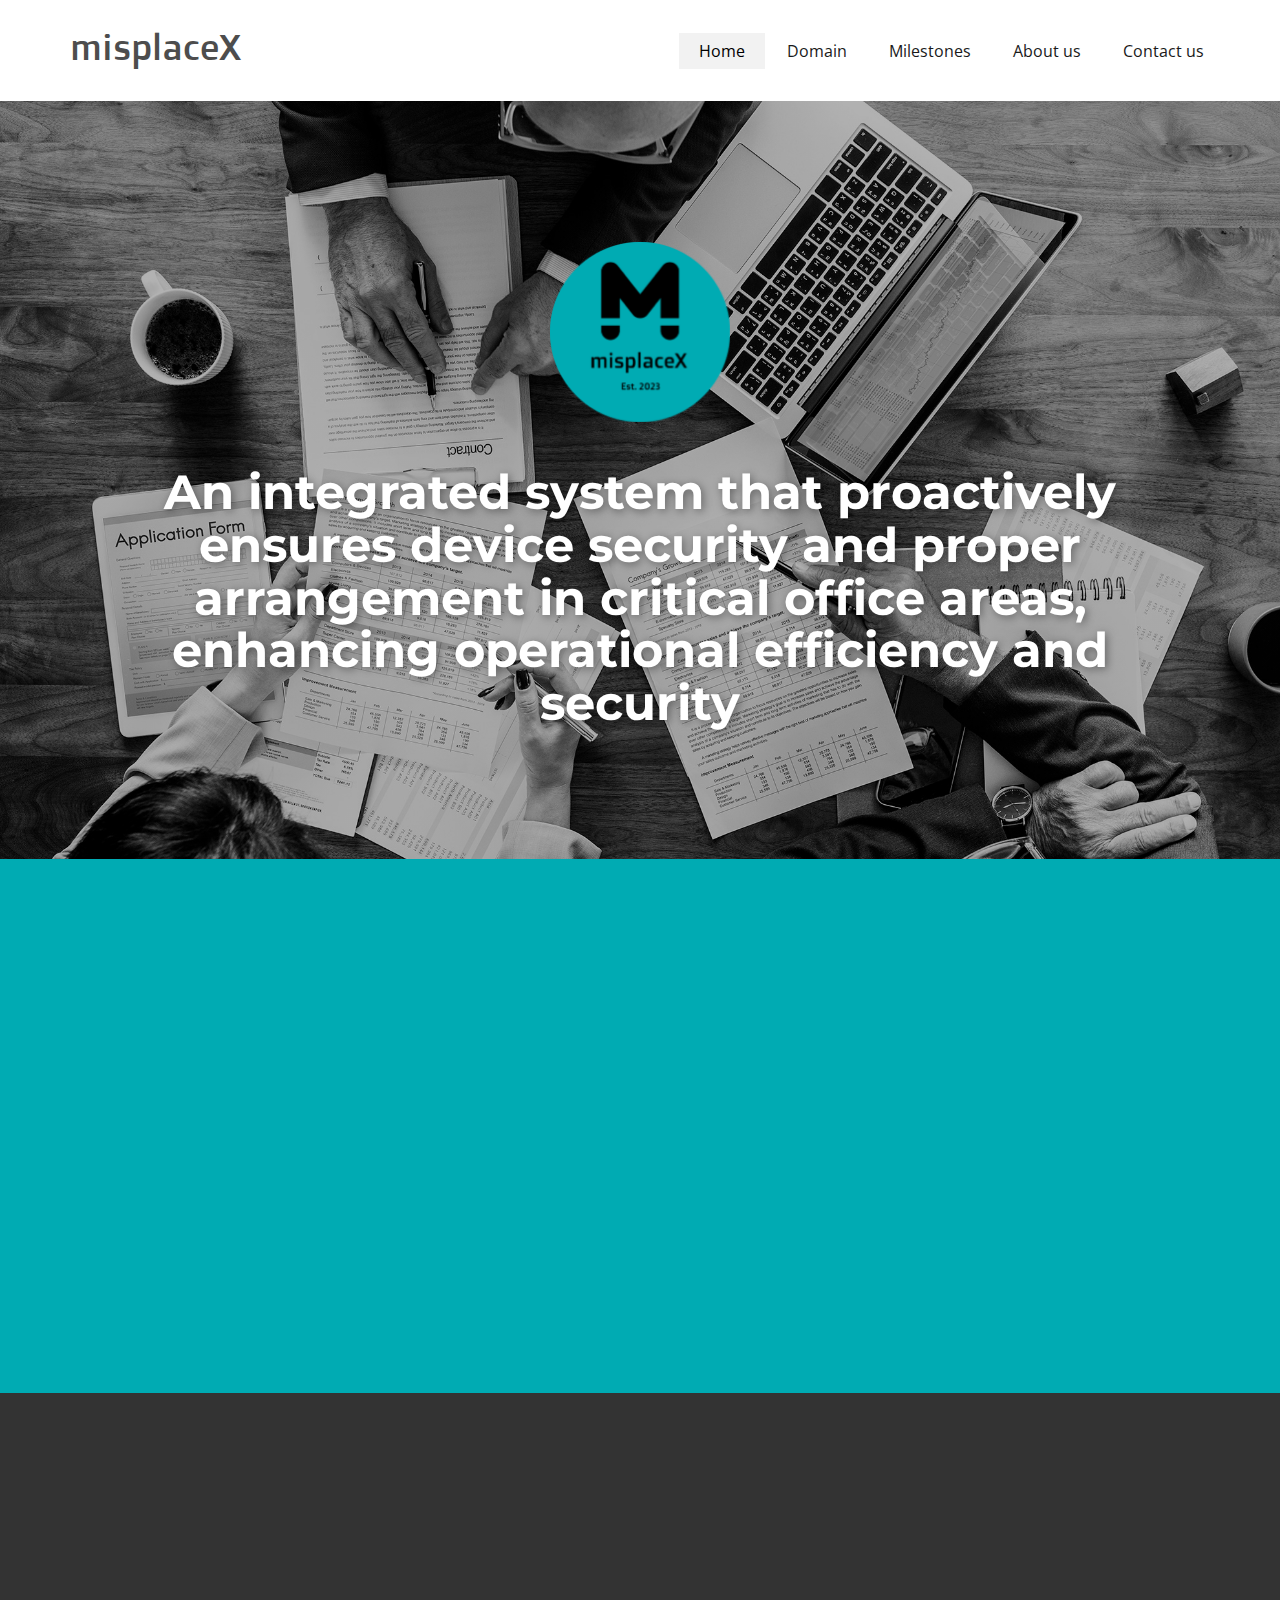
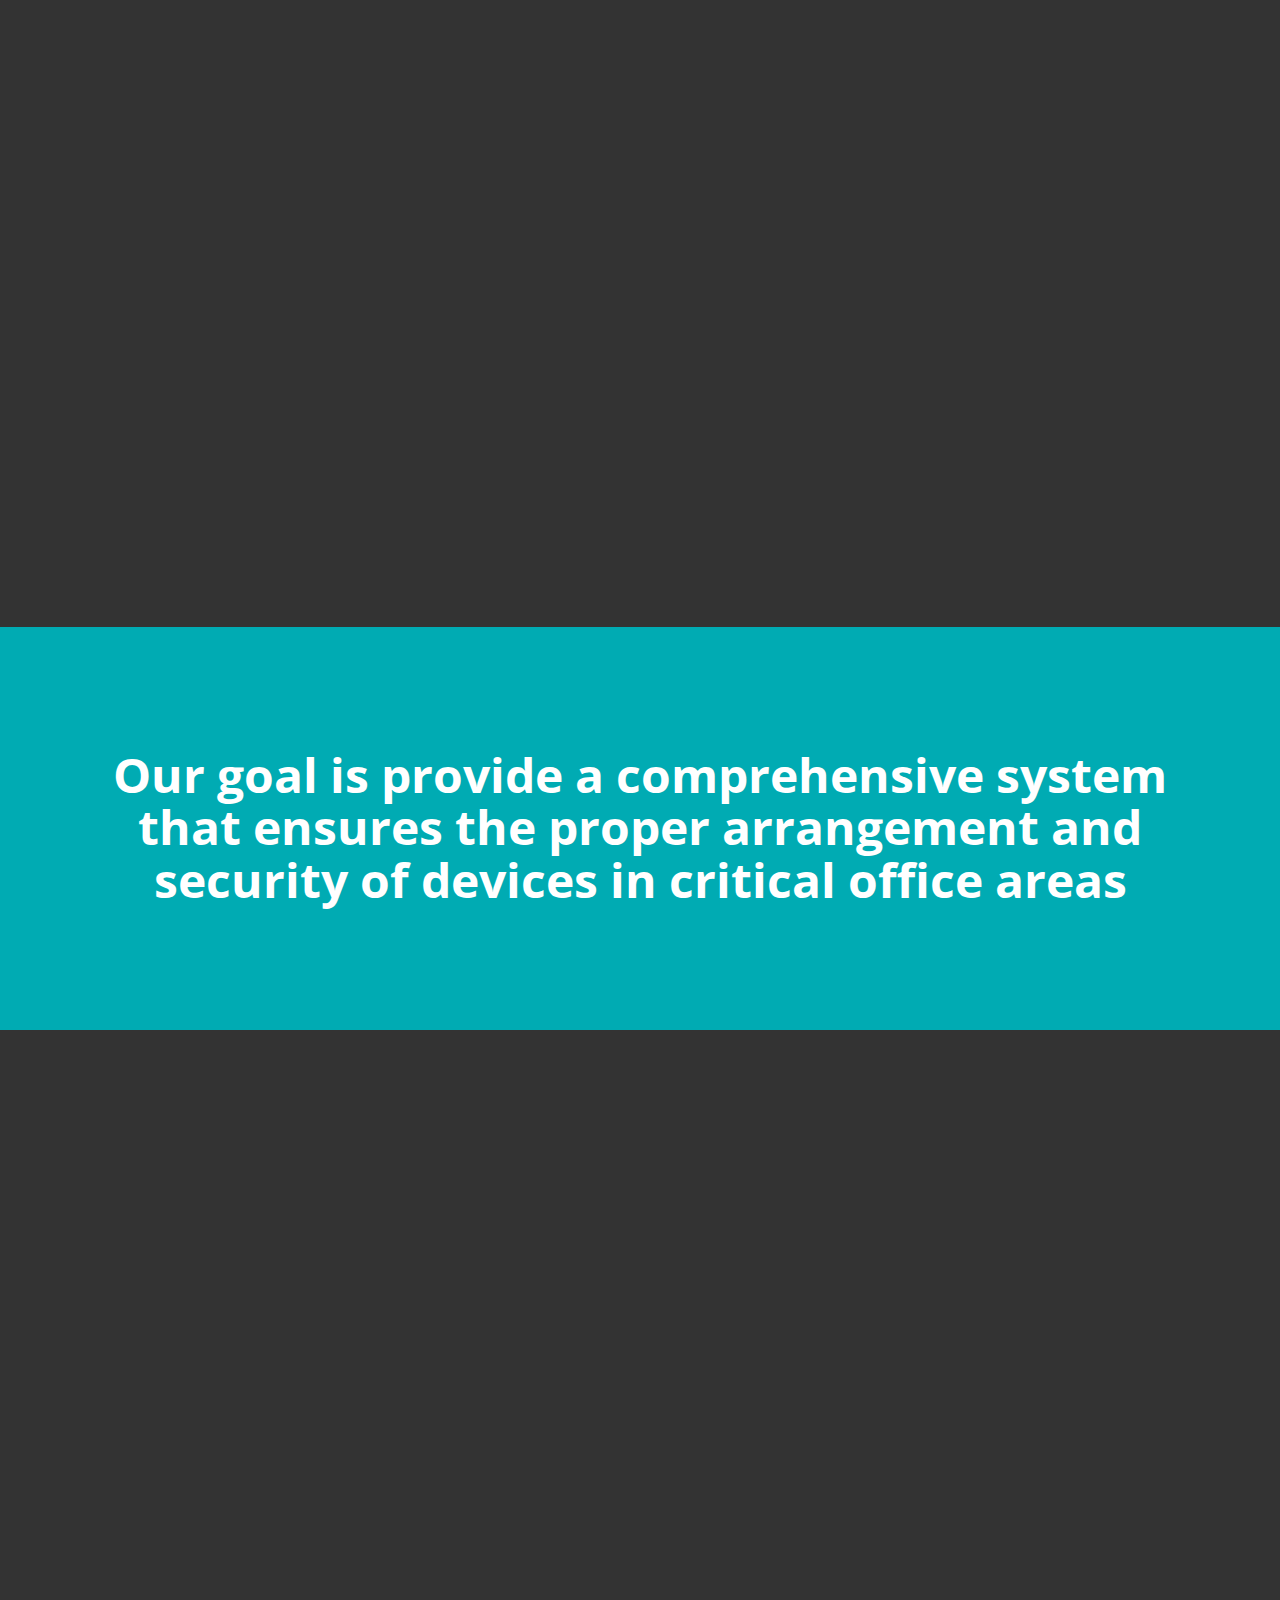
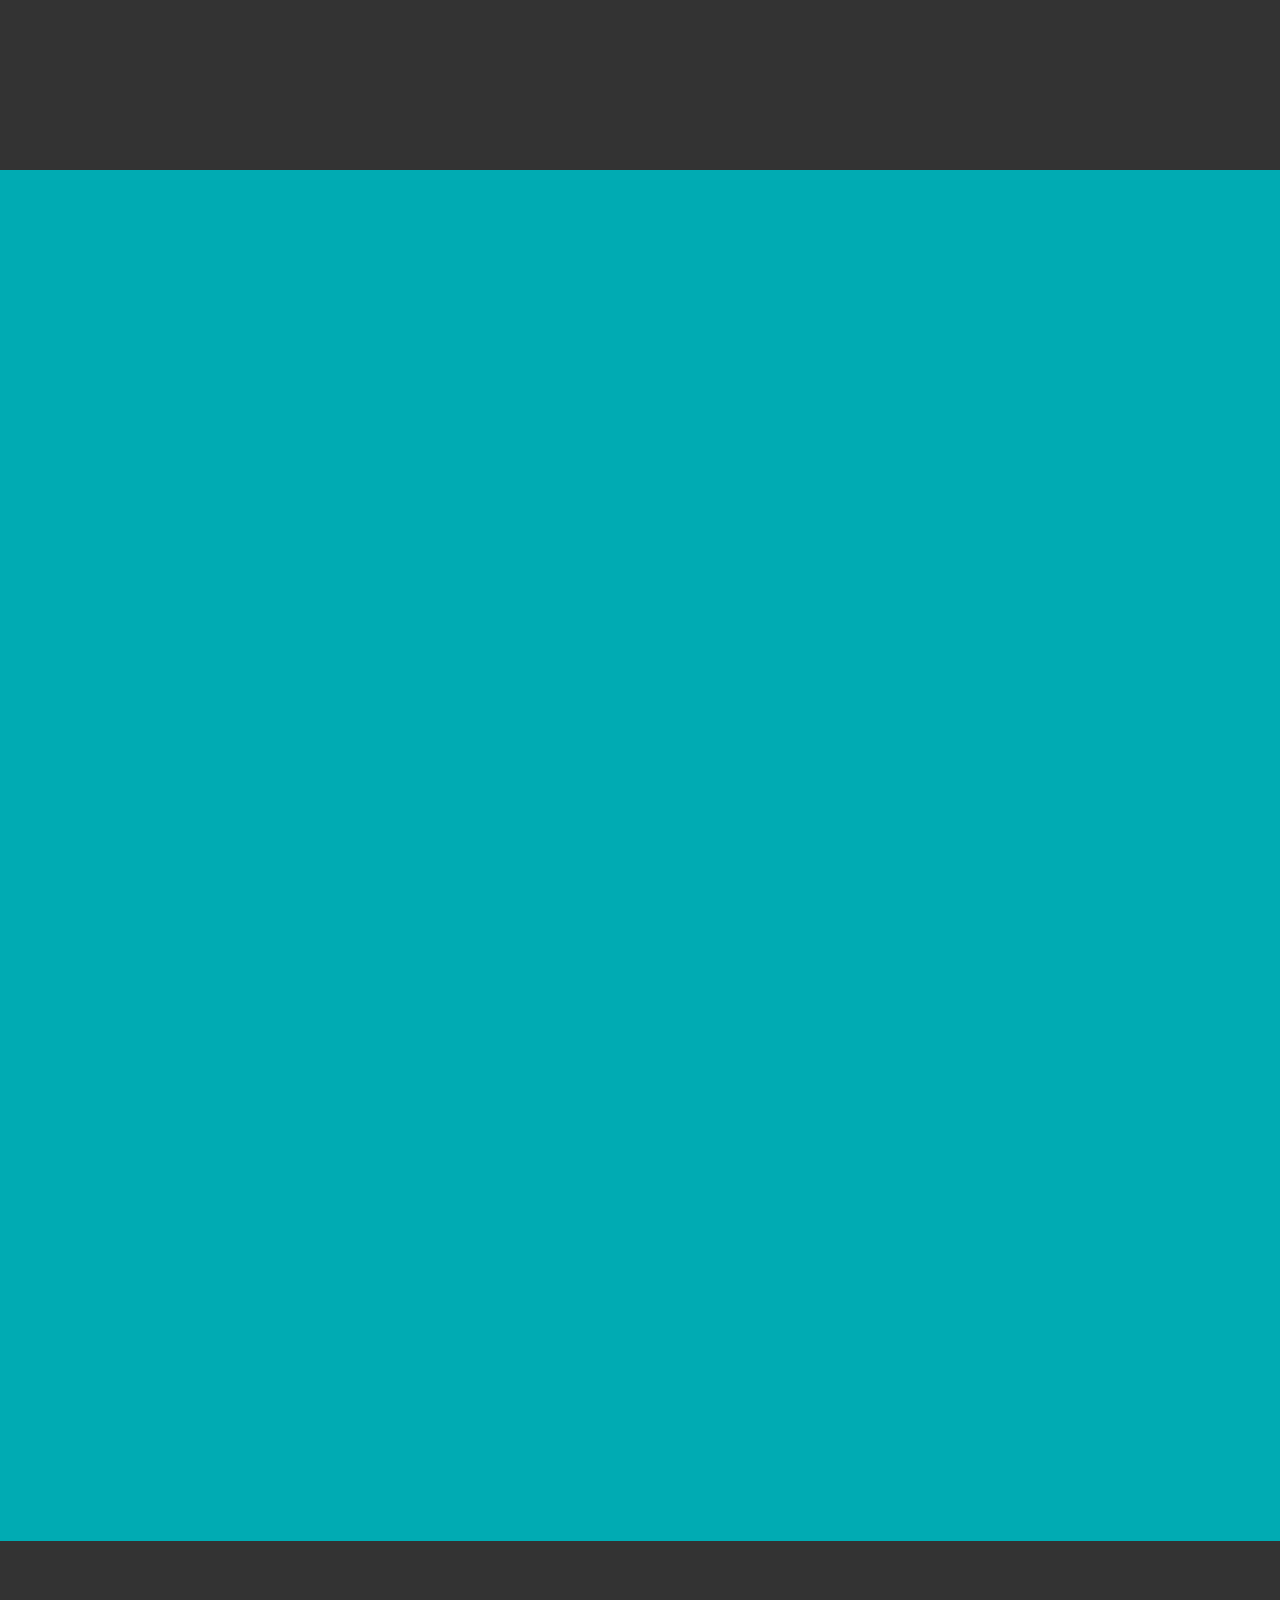
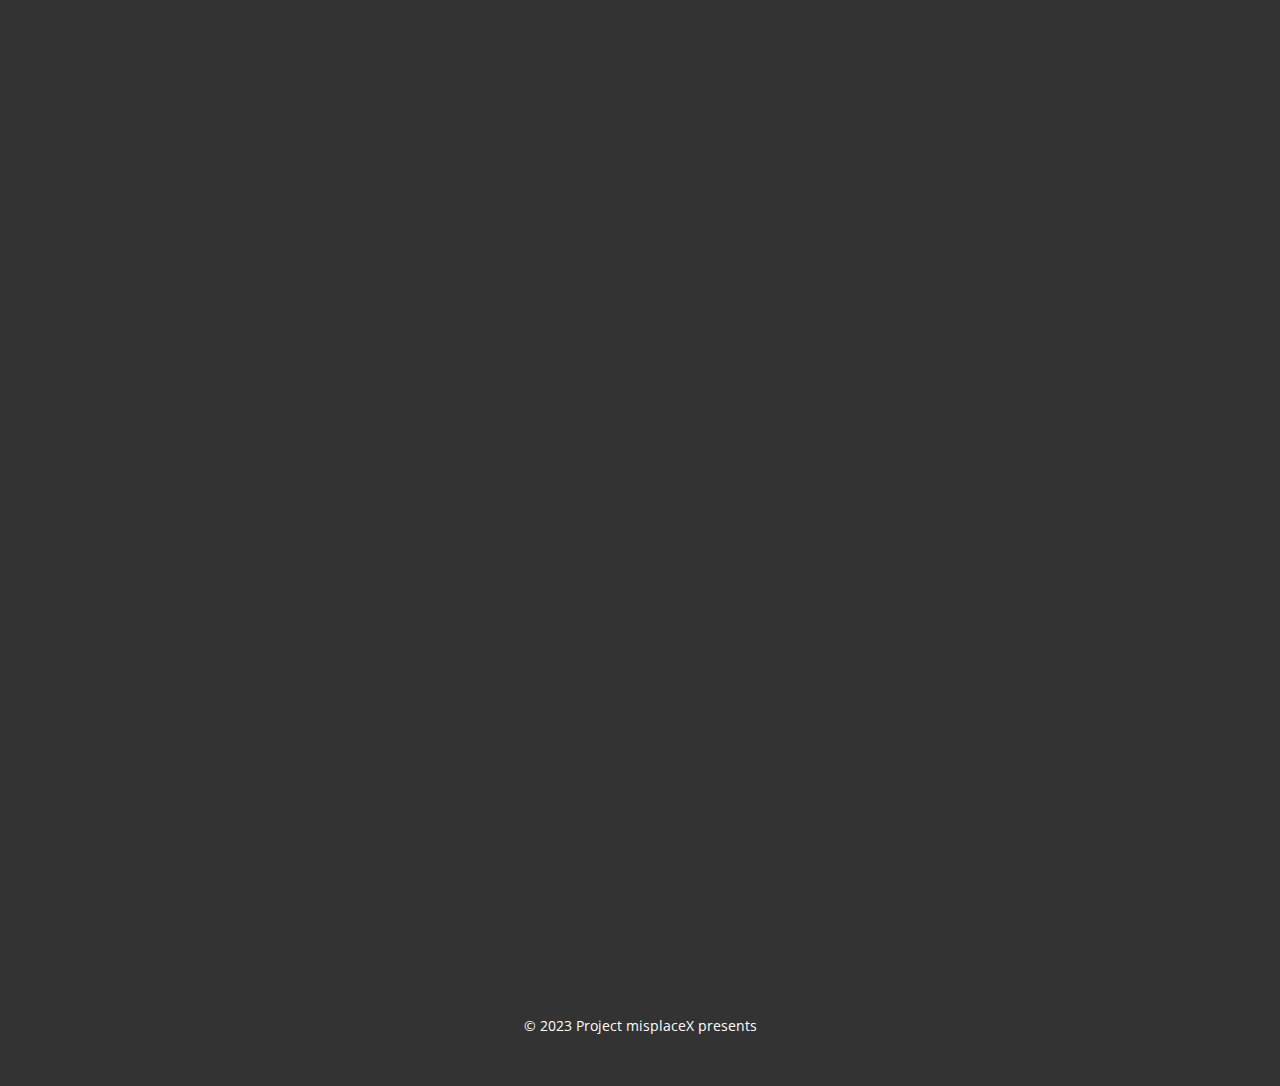
<file: index.html>
<!DOCTYPE html>
<html style="font-size: 16px;" lang="en"><head>
    <meta name="viewport" content="width=device-width, initial-scale=1.0">
    <meta charset="utf-8">
	<link rel="apple-touch-icon" sizes="76x76" href="images/mX.png">
	<link rel="icon" type="image/png" sizes="96x96" href="images/mX.png">
    <meta name="keywords" content="​Reinvent what your business could be, What We Do, ​Diversity, Equity, and Inclusion, ​Our goal is to create 360° Valuefor all our stakeholders, ​Learn About Our Practice Areas, ​How to Get Consulting Clients, Testimonials">
    <meta name="description" content="">
    <title>Home</title>
    <link rel="stylesheet" href="nicepage.css" media="screen">
<link rel="stylesheet" href="Home.css" media="screen">
    <script class="u-script" type="text/javascript" src="jquery-1.9.1.min.js" defer=""></script>
    <script class="u-script" type="text/javascript" src="nicepage.js" defer=""></script>
    
    <link id="u-theme-google-font" rel="stylesheet" href="https://fonts.googleapis.com/css?family=Roboto:100,100i,300,300i,400,400i,500,500i,700,700i,900,900i|Open+Sans:300,300i,400,400i,500,500i,600,600i,700,700i,800,800i">
    <link id="u-page-google-font" rel="stylesheet" href="https://fonts.googleapis.com/css?family=Montserrat:100,100i,200,200i,300,300i,400,400i,500,500i,600,600i,700,700i,800,800i,900,900i|Open+Sans:300,300i,400,400i,500,500i,600,600i,700,700i,800,800i|Raleway:100,100i,200,200i,300,300i,400,400i,500,500i,600,600i,700,700i,800,800i,900,900i|Source+Sans+Pro:200,200i,300,300i,400,400i,600,600i,700,700i,900,900i|Doppio+One:400">
    
    
    
    
    
    
    
    
    
    <script type="application/ld+json">{
		"@context": "http://schema.org",
		"@type": "Organization",
		"name": ""
}</script>
    <meta name="theme-color" content="#0abbfb">
    <meta property="og:title" content="Home">
    <meta property="og:type" content="website">
  <meta data-intl-tel-input-cdn-path="intlTelInput/"></head>
  <body data-path-to-root="./" data-include-products="false" class="u-body u-xl-mode" data-lang="en"><header class="u-clearfix u-header u-header" id="sec-26ab"><div class="u-clearfix u-sheet u-sheet-1">
        <p class="u-custom-font u-text u-text-grey-70 u-text-1">misplaceX</p>
        <nav class="u-align-left u-menu u-menu-one-level u-offcanvas u-menu-1">
          <div class="menu-collapse">
            <a class="u-button-style u-custom-active-color u-custom-color u-custom-hover-color u-custom-text-active-color u-nav-link" href="#">
              <svg class="u-svg-link" preserveAspectRatio="xMidYMin slice" viewBox="0 0 302 302" style=""><use xlink:href="#svg-0b31"></use></svg>
              <svg xmlns="http://www.w3.org/2000/svg" xmlns:xlink="http://www.w3.org/1999/xlink" version="1.1" id="svg-0b31" x="0px" y="0px" viewBox="0 0 302 302" style="enable-background:new 0 0 302 302;" xml:space="preserve" class="u-svg-content"><g><rect y="36" width="302" height="30"></rect><rect y="236" width="302" height="30"></rect><rect y="136" width="302" height="30"></rect>
</g><g></g><g></g><g></g><g></g><g></g><g></g><g></g><g></g><g></g><g></g><g></g><g></g><g></g><g></g><g></g></svg>
            </a>
          </div>
          <div class="u-custom-menu u-nav-container">
            <ul class="u-nav u-spacing-2 u-unstyled u-nav-1"><li class="u-nav-item"><a class="u-active-grey-5 u-border-active-palette-1-base u-border-hover-palette-1-base u-border-no-left u-border-no-right u-border-no-top u-button-style u-hover-grey-5 u-nav-link u-text-active-black u-text-grey-90 u-text-hover-grey-90" href="./" style="padding: 10px 20px;">Home</a>
</li><li class="u-nav-item"><a class="u-active-grey-5 u-border-active-palette-1-base u-border-hover-palette-1-base u-border-no-left u-border-no-right u-border-no-top u-button-style u-hover-grey-5 u-nav-link u-text-active-black u-text-grey-90 u-text-hover-grey-90" href="./Domain" style="padding: 10px 20px;">Domain</a>
</li><li class="u-nav-item"><a class="u-active-grey-5 u-border-active-palette-1-base u-border-hover-palette-1-base u-border-no-left u-border-no-right u-border-no-top u-button-style u-hover-grey-5 u-nav-link u-text-active-black u-text-grey-90 u-text-hover-grey-90" href="./Milestones" style="padding: 10px 20px;">Milestones</a>
</li><li class="u-nav-item"><a class="u-active-grey-5 u-border-active-palette-1-base u-border-hover-palette-1-base u-border-no-left u-border-no-right u-border-no-top u-button-style u-hover-grey-5 u-nav-link u-text-active-black u-text-grey-90 u-text-hover-grey-90" href="./About-us" style="padding: 10px 20px;">About us</a>
</li><li class="u-nav-item"><a class="u-active-grey-5 u-border-active-palette-1-base u-border-hover-palette-1-base u-border-no-left u-border-no-right u-border-no-top u-button-style u-hover-grey-5 u-nav-link u-text-active-black u-text-grey-90 u-text-hover-grey-90" href="./Contact" style="padding: 10px 20px;">Contact us</a>
</li></ul>
          </div>
          <div class="u-custom-menu u-nav-container-collapse">
            <div class="u-align-center u-black u-container-style u-inner-container-layout u-opacity u-opacity-95 u-sidenav">
              <div class="u-inner-container-layout u-sidenav-overflow">
                <div class="u-menu-close"></div>
                <ul class="u-align-center u-nav u-popupmenu-items u-unstyled u-nav-2"><li class="u-nav-item"><a class="u-button-style u-nav-link" href="./">Home</a>
</li><li class="u-nav-item"><a class="u-button-style u-nav-link" href="./Domain">Domain</a>
</li><li class="u-nav-item"><a class="u-button-style u-nav-link" href="./Milestones">Milestones</a>
</li><li class="u-nav-item"><a class="u-button-style u-nav-link" href="./About-us">About us</a>
</li><li class="u-nav-item"><a class="u-button-style u-nav-link" href="./Contact">Contact us</a>
</li></ul>
              </div>
            </div>
            <div class="u-black u-menu-overlay u-opacity u-opacity-70"></div>
          </div>
        </nav>
      </div></header>
    <section class="skrollable skrollable-between u-align-center u-clearfix u-image u-shading u-section-1" src="" id="carousel_f7ba" data-image-width="1980" data-image-height="1249">
      <div class="u-clearfix u-sheet u-sheet-1">
        <img class="u-image u-image-contain u-image-default u-preserve-proportions u-image-1" src="images/Picture4.png" alt="" data-image-width="729" data-image-height="729" data-animation-name="customAnimationIn" data-animation-duration="1000" data-animation-delay="500">
        <h2 class="u-align-center u-text u-text-1" data-animation-name="customAnimationIn" data-animation-duration="1500" data-animation-delay="0" data-animation-direction=""> An integrated system that proactively ensures device security and proper arrangement in critical office areas, enhancing operational efficiency and security </h2>
      </div>
    </section>
    <section class="u-align-center u-clearfix u-container-align-center u-custom-color-2 u-section-2" id="sec-7ca5">
      <div class="u-clearfix u-sheet u-valign-middle u-sheet-1">
        <h2 class="u-align-center u-text u-text-default u-text-1" data-animation-name="customAnimationIn" data-animation-duration="1500" data-animation-delay="500">What It Does</h2>
        <div class="u-expanded-width u-layout-grid u-list u-list-1">
          <div class="u-repeater u-repeater-1">
            <div class="u-align-left u-container-style u-list-item u-repeater-item u-white u-list-item-1" data-animation-name="customAnimationIn" data-animation-duration="1500" data-animation-delay="0">
              <div class="u-container-layout u-similar-container u-valign-top u-container-layout-1"><span class="u-align-center u-custom-color-2 u-file-icon u-icon u-icon-circle u-icon-1"><img src="images/2777142-bcb70eae.png" alt=""></span>
                <h5 class="u-align-center u-text u-text-2"> Device Arrangement Monitoring</h5>
                <p class="u-align-center u-text u-text-3"> Ensures the correct arrangement of devices on workstations</p>
              </div>
            </div>
            <div class="u-align-left u-container-align-center u-container-style u-list-item u-repeater-item u-video-cover u-white u-list-item-2" data-animation-direction="Up" data-animation-name="customAnimationIn" data-animation-duration="1500" data-animation-delay="250">
              <div class="u-container-layout u-similar-container u-valign-top u-container-layout-2"><span class="u-align-center u-custom-color-2 u-file-icon u-icon u-icon-circle u-icon-2"><img src="images/9320217-c7ba91a5.png" alt=""></span>
                <h5 class="u-align-center u-text u-text-4"> Malicious Activity Detection</h5>
                <p class="u-align-center u-text u-text-5"> Detects any suspicious or malicious activities</p>
              </div>
            </div>
            <div class="u-align-left u-container-style u-list-item u-repeater-item u-video-cover u-white u-list-item-3" data-animation-direction="Up" data-animation-name="customAnimationIn" data-animation-duration="1500" data-animation-delay="500">
              <div class="u-container-layout u-similar-container u-valign-top u-container-layout-3"><span class="u-align-center u-custom-color-2 u-file-icon u-icon u-icon-circle u-icon-3"><img src="images/2257276-d90d1e46.png" alt=""></span>
                <h5 class="u-align-center u-text u-text-6"> Device Location Tracking</h5>
                <p class="u-align-center u-text u-text-7"> Tracks devices both indoors and outdoors</p>
              </div>
            </div>
            <div class="u-align-left u-container-style u-list-item u-repeater-item u-video-cover u-white u-list-item-4" data-animation-direction="Up" data-animation-name="customAnimationIn" data-animation-duration="1500" data-animation-delay="750">
              <div class="u-container-layout u-similar-container u-valign-top u-container-layout-4"><span class="u-align-center u-custom-color-2 u-file-icon u-icon u-icon-circle u-icon-4"><img src="images/1035086-14bedf29.png" alt=""></span>
                <h5 class="u-align-center u-text u-text-8"> Data Management and Security</h5>
                <p class="u-align-center u-text u-text-9"> Manages and integrates data from multiple components</p>
              </div>
            </div>
          </div>
        </div>
      </div>
    </section>
    <section class="u-align-center u-clearfix u-grey-80 u-section-3" id="carousel_e6f3">
      <div class="u-clearfix u-sheet u-valign-middle-lg u-valign-middle-md u-valign-middle-sm u-valign-middle-xl u-sheet-1">
        <div class="u-shape u-shape-svg u-text-custom-color-2 u-shape-1" data-animation-name="customAnimationIn" data-animation-duration="1500" data-animation-delay="0">
          <svg class="u-svg-link" preserveAspectRatio="none" viewBox="0 0 160 160" style=""><use xlink:href="#svg-afd0"></use></svg>
          <svg class="u-svg-content" viewBox="0 0 160 160" x="0px" y="0px" id="svg-afd0" style="enable-background:new 0 0 160 160;"><path d="M80,30c27.6,0,50,22.4,50,50s-22.4,50-50,50s-50-22.4-50-50S52.4,30,80,30 M80,0C35.8,0,0,35.8,0,80s35.8,80,80,80
	s80-35.8,80-80S124.2,0,80,0L80,0z"></path></svg>
        </div>
        <div class="data-layout-selected u-clearfix u-expanded-width-xs u-gutter-0 u-layout-wrap u-layout-wrap-1">
          <div class="u-layout" style="">
            <div class="u-layout-row" style="">
              <div class="u-align-left u-container-style u-image u-layout-cell u-left-cell u-size-28-md u-size-28-sm u-size-28-xs u-size-30-lg u-size-30-xl u-size-xs-60 u-image-1" src="" data-image-width="900" data-image-height="910" data-animation-name="customAnimationIn" data-animation-duration="1500" data-animation-delay="0">
                <div class="u-container-layout u-container-layout-1" src=""></div>
              </div>
              <div class="u-align-left u-container-style u-layout-cell u-right-cell u-shape-rectangle u-size-30-lg u-size-30-xl u-size-32-md u-size-32-sm u-size-32-xs u-size-xs-60 u-white u-layout-cell-2" data-animation-name="customAnimationIn" data-animation-duration="1500" data-animation-delay="500">
                <div class="u-container-layout u-valign-top u-container-layout-2">
                  <h2 class="u-align-left u-font-titillium-Web u-text u-text-1"> Advancing Together, Innovating Apart</h2>
                  <p class="u-align-left u-text u-text-2"> Discover the future of device security and arrangement in critical office areas with our groundbreaking research</p>
                  <a href="./Domain" class="u-active-grey-90 u-align-left u-border-none u-btn u-btn-round u-button-style u-custom-color-2 u-hover-grey-90 u-radius-10 u-btn-1">Learn More</a>
                </div>
              </div>
            </div>
          </div>
        </div>
      </div>
    </section>
    <section class="u-align-center u-clearfix u-container-align-center-sm u-container-align-center-xs u-custom-color-2 u-section-4" id="sec-7339">
      <div class="u-clearfix u-sheet u-sheet-1">
        <h2 class="u-align-center-sm u-align-center-xs u-text u-text-1"> Our goal is provide a comprehensive system that ensures the proper arrangement and security of devices in critical office areas<br>
        </h2>
      </div>
    </section>
    <section class="u-align-left u-clearfix u-grey-80 u-section-5" id="sec-4516">
      <div class="u-clearfix u-sheet u-valign-middle u-sheet-1">
        <h5 class="u-text u-text-default u-text-1" data-animation-name="customAnimationIn" data-animation-duration="1500">FEATURES</h5>
        <h1 class="u-custom-font u-font-raleway u-text u-text-2" data-animation-name="customAnimationIn" data-animation-duration="1500" data-animation-delay="500">Our System Has Many more Features Including,</h1>
        <div class="u-expanded-width u-list u-list-1">
          <div class="u-repeater u-repeater-1">
            <div class="u-container-style u-list-item u-repeater-item u-list-item-1" data-animation-direction="Left" data-animation-name="customAnimationIn" data-animation-duration="1500" data-animation-delay="500">
              <div class="u-container-layout u-similar-container u-valign-top u-container-layout-1">
                <p class="u-custom-font u-font-source-sans-pro u-text u-text-custom-color-2 u-text-3"> Track Devices </p>
                <div class="u-border-1 u-border-grey-70 u-expanded-width u-line u-line-horizontal u-line-1"></div>
              </div>
            </div>
            <div class="u-container-style u-list-item u-repeater-item u-list-item-2" data-animation-direction="Left" data-animation-name="customAnimationIn" data-animation-duration="1500" data-animation-delay="500">
              <div class="u-container-layout u-similar-container u-valign-top u-container-layout-2">
                <p class="u-custom-font u-font-source-sans-pro u-text u-text-custom-color-2 u-text-4"> Real-Time Comm. </p>
                <div class="u-border-1 u-border-grey-70 u-expanded-width u-line u-line-horizontal u-line-2"></div>
              </div>
            </div>
            <div class="u-container-style u-list-item u-repeater-item u-list-item-3" data-animation-direction="Left" data-animation-name="customAnimationIn" data-animation-duration="1500" data-animation-delay="500">
              <div class="u-container-layout u-similar-container u-valign-top u-container-layout-3">
                <p class="u-custom-font u-font-source-sans-pro u-text u-text-custom-color-2 u-text-5"> Central Database </p>
                <div class="u-border-1 u-border-grey-70 u-expanded-width u-line u-line-horizontal u-line-3"></div>
              </div>
            </div>
            <div class="u-container-style u-list-item u-repeater-item u-list-item-4" data-animation-direction="Left" data-animation-name="customAnimationIn" data-animation-duration="1500" data-animation-delay="500">
              <div class="u-container-layout u-similar-container u-valign-top u-container-layout-4">
                <p class="u-custom-font u-font-source-sans-pro u-text u-text-custom-color-2 u-text-6"> User Interface </p>
                <div class="u-border-1 u-border-grey-70 u-expanded-width u-line u-line-horizontal u-line-4"></div>
              </div>
            </div>
            <div class="u-container-style u-list-item u-repeater-item u-list-item-5" data-animation-direction="Left" data-animation-name="customAnimationIn" data-animation-duration="1500" data-animation-delay="500">
              <div class="u-container-layout u-similar-container u-valign-top u-container-layout-5">
                <p class="u-custom-font u-font-source-sans-pro u-text u-text-custom-color-2 u-text-7"> Precision Tracking </p>
                <div class="u-border-1 u-border-grey-70 u-expanded-width u-line u-line-horizontal u-line-5"></div>
              </div>
            </div>
            <div class="u-container-style u-list-item u-repeater-item u-list-item-6" data-animation-direction="Left" data-animation-name="customAnimationIn" data-animation-duration="1500" data-animation-delay="500">
              <div class="u-container-layout u-similar-container u-valign-top u-container-layout-6">
                <p class="u-custom-font u-font-source-sans-pro u-text u-text-custom-color-2 u-text-8"> Testing Rigor </p>
                <div class="u-border-1 u-border-grey-70 u-expanded-width u-line u-line-horizontal u-line-6"></div>
              </div>
            </div>
            <div class="u-container-style u-list-item u-repeater-item u-list-item-7" data-animation-direction="Left" data-animation-name="customAnimationIn" data-animation-duration="1500" data-animation-delay="500">
              <div class="u-container-layout u-similar-container u-valign-top u-container-layout-7">
                <p class="u-custom-font u-font-source-sans-pro u-text u-text-custom-color-2 u-text-9"> ML Integration </p>
                <div class="u-border-1 u-border-grey-70 u-expanded-width u-line u-line-horizontal u-line-7"></div>
              </div>
            </div>
            <div class="u-container-style u-list-item u-repeater-item u-list-item-8" data-animation-direction="Left" data-animation-name="customAnimationIn" data-animation-duration="1500" data-animation-delay="500">
              <div class="u-container-layout u-similar-container u-valign-top u-container-layout-8">
                <p class="u-custom-font u-font-source-sans-pro u-text u-text-custom-color-2 u-text-10"> Scalable Design </p>
                <div class="u-border-1 u-border-grey-70 u-expanded-width u-line u-line-horizontal u-line-8"></div>
              </div>
            </div>
            <div class="u-container-style u-list-item u-repeater-item u-list-item-9" data-animation-direction="Left" data-animation-name="customAnimationIn" data-animation-duration="1500" data-animation-delay="500">
              <div class="u-container-layout u-similar-container u-valign-top u-container-layout-9">
                <p class="u-custom-font u-font-source-sans-pro u-text u-text-custom-color-2 u-text-11"> Custom Dashboards </p>
                <div class="u-border-1 u-border-grey-70 u-expanded-width u-line u-line-horizontal u-line-9"></div>
              </div>
            </div>
            <div class="u-container-style u-list-item u-repeater-item u-list-item-10" data-animation-name="customAnimationIn" data-animation-duration="1500" data-animation-delay="500">
              <div class="u-container-layout u-similar-container u-valign-top u-container-layout-10">
                <p class="u-custom-font u-font-source-sans-pro u-text u-text-custom-color-2 u-text-12"> Anomaly Alertss </p>
                <div class="u-border-1 u-border-grey-70 u-expanded-width u-line u-line-horizontal u-line-10"></div>
              </div>
            </div>
            <div class="u-container-style u-list-item u-repeater-item u-list-item-11" data-animation-name="customAnimationIn" data-animation-duration="1500" data-animation-delay="500">
              <div class="u-container-layout u-similar-container u-valign-top u-container-layout-11">
                <p class="u-custom-font u-font-source-sans-pro u-text u-text-custom-color-2 u-text-13"> Cloud Access </p>
                <div class="u-border-1 u-border-grey-70 u-expanded-width u-line u-line-horizontal u-line-11"></div>
              </div>
            </div>
            <div class="u-container-style u-list-item u-repeater-item u-list-item-12" data-animation-name="customAnimationIn" data-animation-duration="1500" data-animation-delay="500">
              <div class="u-container-layout u-similar-container u-valign-top u-container-layout-12">
                <p class="u-custom-font u-font-source-sans-pro u-text u-text-custom-color-2 u-text-14"> Security Integration </p>
                <div class="u-border-1 u-border-grey-70 u-expanded-width u-line u-line-horizontal u-line-12"></div>
              </div>
            </div>
          </div>
        </div>
        <a href="./Domain" class="u-active-white u-align-left u-border-none u-btn u-btn-round u-button-style u-custom-color-2 u-hover-white u-radius-10 u-btn-1" data-animation-name="customAnimationIn" data-animation-duration="1000" data-animation-delay="500" data-animation-direction="">Learn more&nbsp;<span class="u-icon"><svg class="u-svg-content" viewBox="0 0 512 512" x="0px" y="0px" style="width: 1em; height: 1em;"><path d="M506.134,241.843c-0.006-0.006-0.011-0.013-0.018-0.019l-104.504-104c-7.829-7.791-20.492-7.762-28.285,0.068 c-7.792,7.829-7.762,20.492,0.067,28.284L443.558,236H20c-11.046,0-20,8.954-20,20c0,11.046,8.954,20,20,20h423.557 l-70.162,69.824c-7.829,7.792-7.859,20.455-0.067,28.284c7.793,7.831,20.457,7.858,28.285,0.068l104.504-104 c0.006-.006,0.011-.013,0.018-.019C513.968,262.339,513.943,249.635,506.134,241.843z"></path></svg></span>
        </a>
      </div>
    </section>
    <section class="u-align-center u-clearfix u-custom-color-2 u-section-6" id="carousel_762b">
      <div class="u-clearfix u-sheet u-valign-middle u-sheet-1">
        <div class="u-shape u-shape-svg u-text-white u-shape-1" data-animation-name="customAnimationIn" data-animation-duration="1500" data-animation-delay="500">
          <svg class="u-svg-link" preserveAspectRatio="none" viewBox="0 0 160 160" style=""><use xlink:href="#svg-e858"></use></svg>
          <svg class="u-svg-content" viewBox="0 0 160 160" x="0px" y="0px" id="svg-e858" style="enable-background:new 0 0 160 160;"><path d="M80,30c27.6,0,50,22.4,50,50s-22.4,50-50,50s-50-22.4-50-50S52.4,30,80,30 M80,0C35.8,0,0,35.8,0,80s35.8,80,80,80
	s80-35.8,80-80S124.2,0,80,0L80,0z"></path></svg>
        </div>
        <div class="u-image u-image-circle u-preserve-proportions u-image-1" data-image-width="1000" data-image-height="1000" data-animation-name="customAnimationIn" data-animation-duration="1500"></div>
        <div class="u-shape u-shape-circle u-white u-shape-2" data-animation-name="customAnimationIn" data-animation-duration="1500" data-animation-delay="500"></div>
        <div class="u-container-align-left u-container-style u-expanded-width-xs u-grey-80 u-group u-shape-rectangle u-group-1" data-animation-name="customAnimationIn" data-animation-duration="1500" data-animation-delay="500">
          <div class="u-container-layout u-valign-middle u-container-layout-1">
            <h2 class="u-align-left u-custom-font u-heading-font u-text u-text-body-alt-color u-text-1"> How we achieved this system</h2>
            <p class="u-align-left u-large-text u-text u-text-body-alt-color u-text-variant u-text-2"> Curious to discover how we achieved this revolutionary system? Click 'Learn More' to explore our journey of innovation</p>
            <a href="./Milestones" class="u-active-white u-align-left u-border-none u-btn u-btn-round u-button-style u-custom-color-2 u-hover-white u-radius-10 u-btn-1">Learn More</a>
          </div>
        </div>
        <div class="u-shape u-shape-svg u-text-white u-shape-3" data-animation-name="customAnimationIn" data-animation-duration="1500" data-animation-delay="500">
          <svg class="u-svg-link" preserveAspectRatio="none" viewBox="0 0 160 160" style=""><use xlink:href="#svg-a0bf"></use></svg>
          <svg xmlns="http://www.w3.org/2000/svg" xmlns:xlink="http://www.w3.org/1999/xlink" version="1.1" xml:space="preserve" class="u-svg-content" viewBox="0 0 160 160" x="0px" y="0px" id="svg-a0bf" style="enable-background:new 0 0 160 160;"><path d="M80,30c27.6,0,50,22.4,50,50s-22.4,50-50,50s-50-22.4-50-50S52.4,30,80,30 M80,0C35.8,0,0,35.8,0,80s35.8,80,80,80
	s80-35.8,80-80S124.2,0,80,0L80,0z"></path></svg>
        </div>
      </div>
    </section>
    <section class="u-clearfix u-grey-80 u-section-7" id="carousel_b0e3">
      <div class="u-clearfix u-sheet u-valign-middle u-sheet-1">
        <div class="data-layout-selected u-clearfix u-expanded-width-sm u-expanded-width-xs u-layout-wrap u-layout-wrap-1">
          <div class="u-layout">
            <div class="u-layout-row">
              <div class="u-size-32">
                <div class="u-layout-row">
                  <div class="u-container-style u-layout-cell u-size-60 u-layout-cell-1" data-animation-name="customAnimationIn" data-animation-duration="1500">
                    <div class="u-container-layout u-valign-top u-container-layout-1">
                      <div class="u-custom-color-2 u-shape u-shape-circle u-shape-1" data-animation-name="customAnimationIn" data-animation-duration="1500"></div>
                      <h3 class="u-align-left u-text u-text-1"> Meet the Minds Behind Our Innovative Device Security System</h3>
                      <p class="u-align-justify u-text u-text-2"> Our diverse team of dedicated individuals collaboratively brought our innovative device security system to life. With unique expertise and a shared passion for technology, we've successfully created a solution that ensures the proper arrangement and security of devices in critical office areas.<br>
                        <br>Get to know the team and their roles by clicking 'About Us' below."<br>
                      </p>
                      <a href="./About-us" class="u-active-white u-align-left u-border-none u-btn u-btn-round u-button-style u-custom-color-2 u-hover-white u-radius-10 u-btn-1" data-animation-name="customAnimationIn" data-animation-duration="1000" data-animation-delay="500" data-animation-direction="">ABOUT US&nbsp;<span class="u-icon"><svg class="u-svg-content" viewBox="0 0 512 512" x="0px" y="0px" style="width: 1em; height: 1em;"><path d="M506.134,241.843c-0.006-0.006-0.011-0.013-0.018-0.019l-104.504-104c-7.829-7.791-20.492-7.762-28.285,0.068 c-7.792,7.829-7.762,20.492,0.067,28.284L443.558,236H20c-11.046,0-20,8.954-20,20c0,11.046,8.954,20,20,20h423.557 l-70.162,69.824c-7.829,7.792-7.859,20.455-0.067,28.284c7.793,7.831,20.457,7.858,28.285,0.068l104.504-104 c0.006-.006,0.011-.013,0.018-.019C513.968,262.339,513.943,249.635,506.134,241.843z"></path></svg></span>
                      </a>
                    </div>
                  </div>
                </div>
              </div>
              <div class="u-size-28">
                <div class="u-layout-col">
                  <div class="u-align-center u-container-style u-grey-80 u-layout-cell u-size-60 u-layout-cell-2">
                    <div class="u-container-layout u-valign-bottom-lg u-valign-bottom-md u-valign-bottom-xl u-container-layout-2">
                      <div class="u-image u-image-circle u-image-1" data-image-width="1055" data-image-height="704" data-animation-name="customAnimationIn" data-animation-duration="1000" data-animation-delay="500"></div>
                      <div class="u-custom-color-2 u-shape u-shape-circle u-shape-2" data-animation-name="customAnimationIn" data-animation-duration="1500" data-animation-delay="500"></div>
                    </div>
                  </div>
                </div>
              </div>
            </div>
          </div>
        </div>
      </div>
    </section>
    
    
    
    <footer class="u-align-center u-clearfix u-footer u-grey-80 u-footer" id="sec-29e7"><div class="u-clearfix u-sheet u-sheet-1">
        <p class="u-small-text u-text u-text-variant u-text-1"> ©&nbsp;2023 Project misplaceX presents</p>
      </div></footer>
    
  
</body></html>
</file>
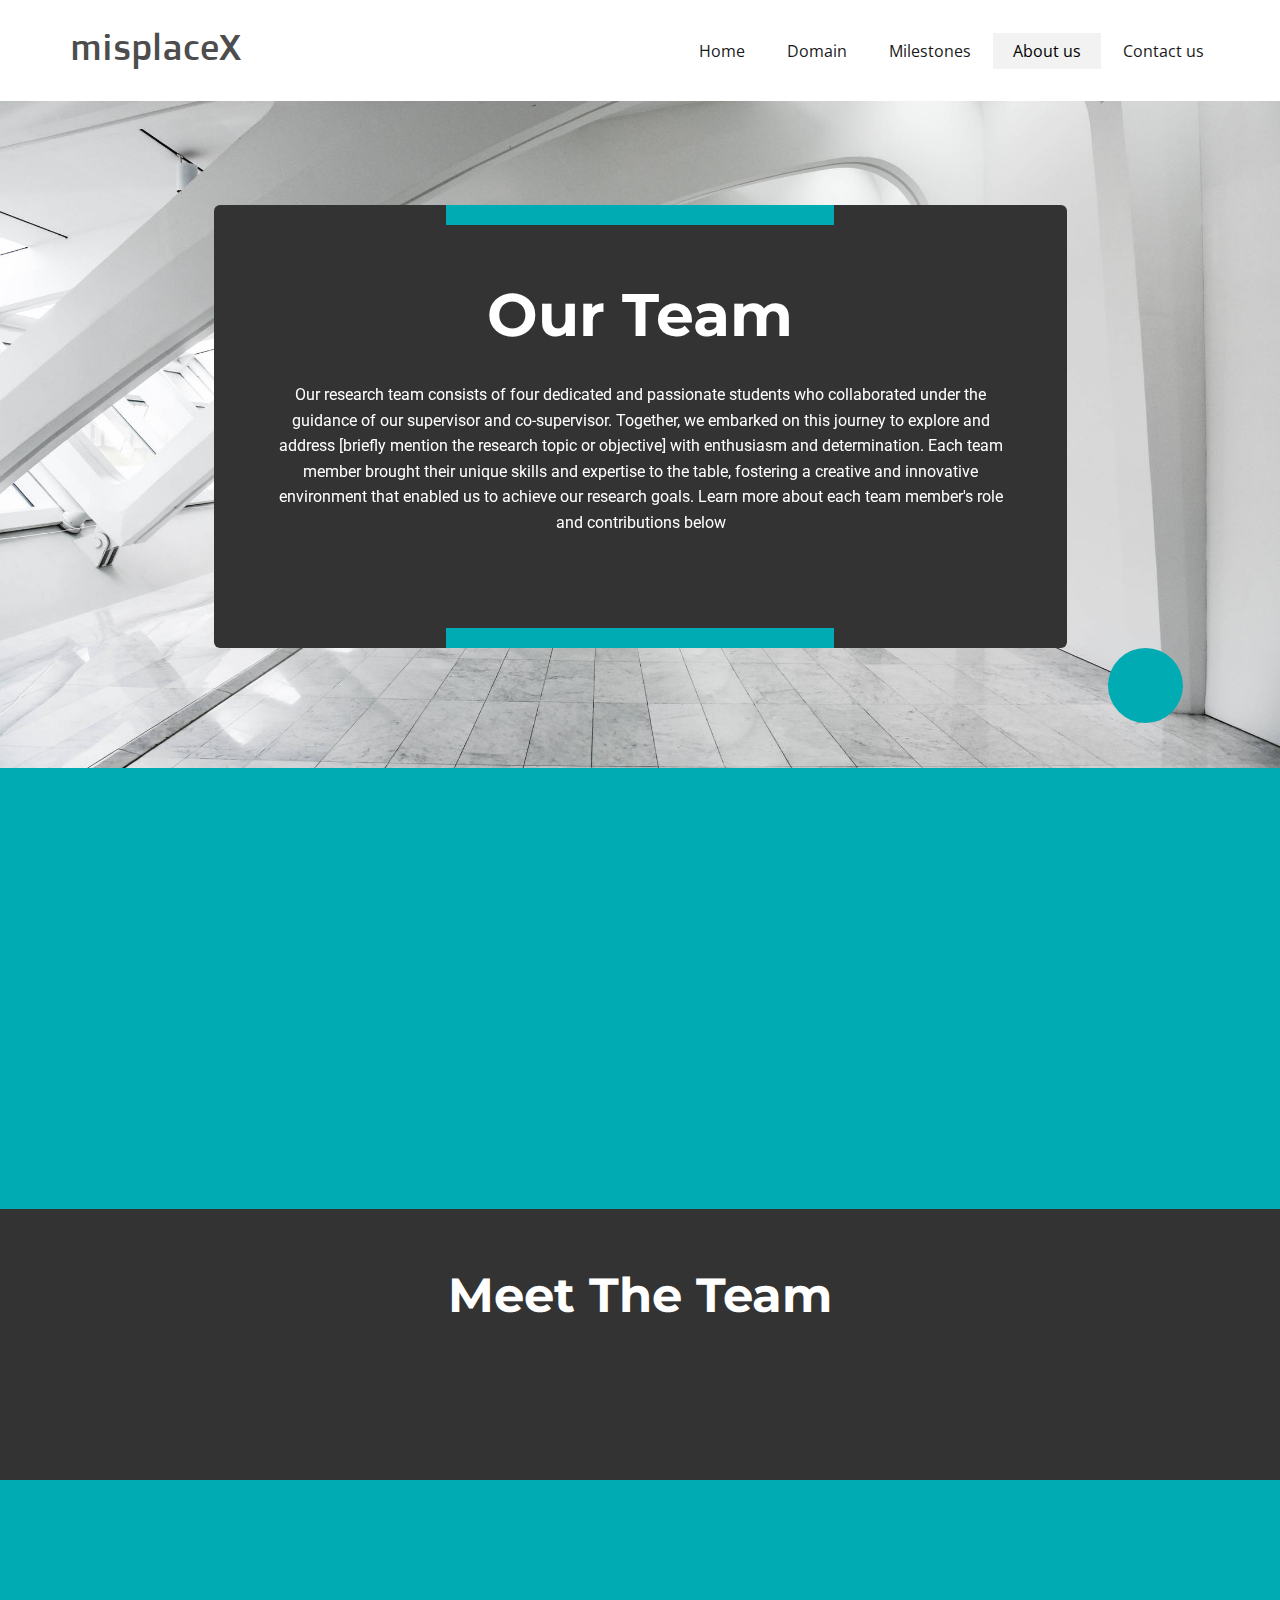
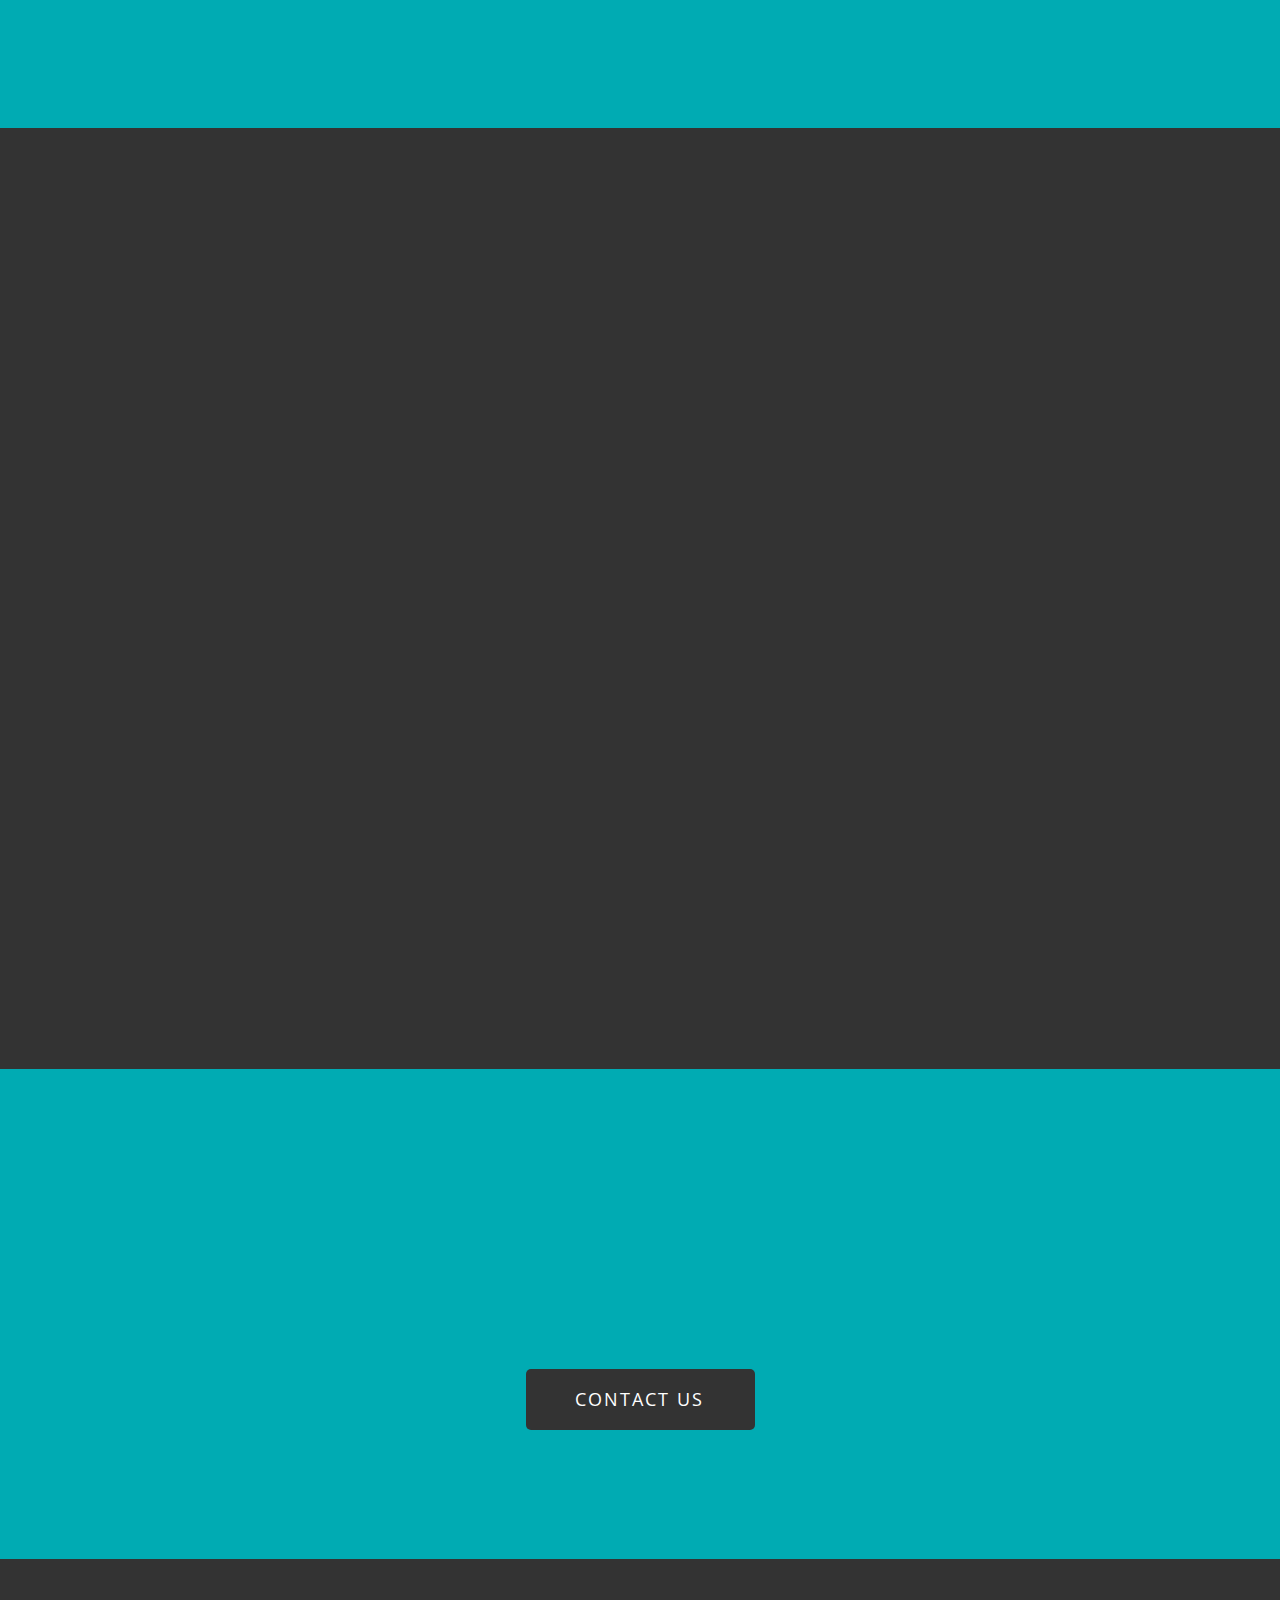
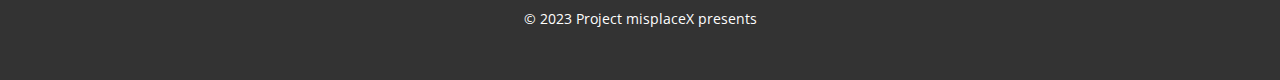
<file: About-us.html>
<!DOCTYPE html>
<html style="font-size: 16px;" lang="en"><head>
    <meta name="viewport" content="width=device-width, initial-scale=1.0">
    <meta charset="utf-8">
	<link rel="apple-touch-icon" sizes="76x76" href="images/mX.png">
	<link rel="icon" type="image/png" sizes="96x96" href="images/mX.png">
    <meta name="keywords" content="Our Team, Meet The Team, ​Do you need professionals for your next construction project?, Сontacts">
    <meta name="description" content="">
    <title>About us</title>
    <link rel="stylesheet" href="nicepage.css" media="screen">
<link rel="stylesheet" href="About-us.css" media="screen">
    <script class="u-script" type="text/javascript" src="jquery-1.9.1.min.js" defer=""></script>
    <script class="u-script" type="text/javascript" src="nicepage.js" defer=""></script>
    <meta name="generator" content="Nicepage 5.21.8, nicepage.com">
    <link id="u-theme-google-font" rel="stylesheet" href="https://fonts.googleapis.com/css?family=Roboto:100,100i,300,300i,400,400i,500,500i,700,700i,900,900i|Open+Sans:300,300i,400,400i,500,500i,600,600i,700,700i,800,800i">
    <link id="u-page-google-font" rel="stylesheet" href="https://fonts.googleapis.com/css?family=Montserrat:100,100i,200,200i,300,300i,400,400i,500,500i,600,600i,700,700i,800,800i,900,900i|Doppio+One:400">
    
    
    
    
    
    
    <script type="application/ld+json">{
		"@context": "http://schema.org",
		"@type": "Organization",
		"name": ""
}</script>
    <meta name="theme-color" content="#0abbfb">
    <meta property="og:title" content="About us">
    <meta property="og:type" content="website">
  <meta data-intl-tel-input-cdn-path="intlTelInput/"></head>
  <body data-path-to-root="./" data-include-products="false" class="u-body u-overlap u-overlap-contrast u-overlap-transparent u-xl-mode" data-lang="en"><header class="u-clearfix u-header u-header" id="sec-26ab"><div class="u-clearfix u-sheet u-sheet-1">
        <p class="u-custom-font u-text u-text-grey-70 u-text-1">misplaceX</p>
        <nav class="u-align-left u-menu u-menu-one-level u-offcanvas u-menu-1">
          <div class="menu-collapse">
            <a class="u-button-style u-custom-active-color u-custom-color u-custom-hover-color u-custom-text-active-color u-nav-link" href="#">
              <svg class="u-svg-link" preserveAspectRatio="xMidYMin slice" viewBox="0 0 302 302" style=""><use xlink:href="#svg-0b31"></use></svg>
              <svg xmlns="http://www.w3.org/2000/svg" xmlns:xlink="http://www.w3.org/1999/xlink" version="1.1" id="svg-0b31" x="0px" y="0px" viewBox="0 0 302 302" style="enable-background:new 0 0 302 302;" xml:space="preserve" class="u-svg-content"><g><rect y="36" width="302" height="30"></rect><rect y="236" width="302" height="30"></rect><rect y="136" width="302" height="30"></rect>
</g><g></g><g></g><g></g><g></g><g></g><g></g><g></g><g></g><g></g><g></g><g></g><g></g><g></g><g></g><g></g></svg>
            </a>
          </div>
          <div class="u-custom-menu u-nav-container">
            <ul class="u-nav u-spacing-2 u-unstyled u-nav-1"><li class="u-nav-item"><a class="u-active-grey-5 u-border-active-palette-1-base u-border-hover-palette-1-base u-border-no-left u-border-no-right u-border-no-top u-button-style u-hover-grey-5 u-nav-link u-text-active-black u-text-grey-90 u-text-hover-grey-90" href="./" style="padding: 10px 20px;">Home</a>
</li><li class="u-nav-item"><a class="u-active-grey-5 u-border-active-palette-1-base u-border-hover-palette-1-base u-border-no-left u-border-no-right u-border-no-top u-button-style u-hover-grey-5 u-nav-link u-text-active-black u-text-grey-90 u-text-hover-grey-90" href="./Domain" style="padding: 10px 20px;">Domain</a>
</li><li class="u-nav-item"><a class="u-active-grey-5 u-border-active-palette-1-base u-border-hover-palette-1-base u-border-no-left u-border-no-right u-border-no-top u-button-style u-hover-grey-5 u-nav-link u-text-active-black u-text-grey-90 u-text-hover-grey-90" href="./Milestones" style="padding: 10px 20px;">Milestones</a>
</li><li class="u-nav-item"><a class="u-active-grey-5 u-border-active-palette-1-base u-border-hover-palette-1-base u-border-no-left u-border-no-right u-border-no-top u-button-style u-hover-grey-5 u-nav-link u-text-active-black u-text-grey-90 u-text-hover-grey-90" href="./About-us" style="padding: 10px 20px;">About us</a>
</li><li class="u-nav-item"><a class="u-active-grey-5 u-border-active-palette-1-base u-border-hover-palette-1-base u-border-no-left u-border-no-right u-border-no-top u-button-style u-hover-grey-5 u-nav-link u-text-active-black u-text-grey-90 u-text-hover-grey-90" href="./Contact" style="padding: 10px 20px;">Contact us</a>
</li></ul>
          </div>
          <div class="u-custom-menu u-nav-container-collapse">
            <div class="u-align-center u-black u-container-style u-inner-container-layout u-opacity u-opacity-95 u-sidenav">
              <div class="u-inner-container-layout u-sidenav-overflow">
                <div class="u-menu-close"></div>
                <ul class="u-align-center u-nav u-popupmenu-items u-unstyled u-nav-2"><li class="u-nav-item"><a class="u-button-style u-nav-link" href="./">Home</a>
</li><li class="u-nav-item"><a class="u-button-style u-nav-link" href="./Domain">Domain</a>
</li><li class="u-nav-item"><a class="u-button-style u-nav-link" href="./Milestones">Milestones</a>
</li><li class="u-nav-item"><a class="u-button-style u-nav-link" href="./About-us">About us</a>
</li><li class="u-nav-item"><a class="u-button-style u-nav-link" href="./Contact">Contact us</a>
</li></ul>
              </div>
            </div>
            <div class="u-black u-menu-overlay u-opacity u-opacity-70"></div>
          </div>
        </nav>
      </div></header>
    <section class="u-align-center u-clearfix u-image u-section-1" id="sec-5ed6" data-image-width="2247" data-image-height="1500">
      <div class="u-clearfix u-sheet u-sheet-1">
        <div class="u-align-center u-container-style u-grey-80 u-group u-radius-6 u-shape-round u-group-1">
          <div class="u-container-layout u-container-layout-1">
            <div class="u-border-20 u-border-custom-color-2 u-line u-line-horizontal u-line-1" data-animation-name="customAnimationIn" data-animation-duration="1500"></div>
            <h2 class="u-custom-font u-font-montserrat u-text u-text-1" data-animation-name="customAnimationIn" data-animation-duration="1000">Our Team</h2>
            <p class="u-custom-font u-heading-font u-text u-text-2" data-animation-name="customAnimationIn" data-animation-duration="1000">
              <span style="font-weight: 700;"></span>Our research team consists of four dedicated and passionate students who collaborated under the guidance of our supervisor and co-supervisor. Together, we embarked on this journey to explore and address [briefly mention the research topic or objective] with enthusiasm and determination. Each team member brought their unique skills and expertise to the table, fostering a creative and innovative environment that enabled us to achieve our research goals. Learn more about each team member's role and contributions below
            </p>
            <div class="u-border-20 u-border-custom-color-2 u-line u-line-horizontal u-line-2" data-animation-name="customAnimationIn" data-animation-duration="1500"></div>
          </div>
        </div>
        <div class="u-custom-color-2 u-shape u-shape-circle u-shape-1" data-animation-name="customAnimationIn" data-animation-duration="1000"></div>
      </div>
    </section>
    <section class="u-align-left u-clearfix u-custom-color-2 u-section-2" id="carousel_2c6b">
      <div class="u-clearfix u-sheet u-sheet-1">
        <div class="data-layout-selected u-clearfix u-expanded-width u-layout-wrap u-layout-wrap-1">
          <div class="u-layout">
            <div class="u-layout-row">
              <div class="u-container-style u-layout-cell u-size-30 u-layout-cell-1">
                <div class="u-container-layout u-valign-top u-container-layout-1">
                  <p class="u-text u-text-1" data-animation-name="customAnimationIn" data-animation-duration="1000"> Our diverse team consists of three members specializing in Cybersecurity and one dedicated to Computer Systems &amp; Network Engineering. With a shared passion for technology and a commitment to addressing digital challenges, our unique skill sets complement one another seamlessly. Our members bring a blend of security expertise, network proficiency, and a strong foundation in computer systems, allowing us to comprehensively approach the multifaceted aspects of our research project</p>
                </div>
              </div>
              <div class="u-align-left u-container-style u-layout-cell u-size-30 u-layout-cell-2">
                <div class="u-container-layout u-container-layout-2">
                  <p class="u-text u-text-2" data-animation-name="customAnimationIn" data-animation-duration="1000"> This research journey was marked by a commitment to expanding our knowledge beyond our academic disciplines. To succeed in our project, we delved into emerging technologies, including IoT and various other domains, broadening our skill set. This learning curve presented both opportunities and challenges, but our dedication and adaptability enabled us to conquer new frontiers in pursuit of our research goals</p>
                </div>
              </div>
            </div>
          </div>
        </div>
      </div>
    </section>
    <section class="u-align-center u-clearfix u-grey-80 u-section-3" id="sec-d720">
      <h2 class="u-custom-font u-font-montserrat u-text u-text-default u-text-1">Meet The Team<br>
      </h2>
      <div class="u-custom-color-2 u-expanded-width u-shape u-shape-rectangle u-shape-1"></div>
      <div class="u-list u-list-1">
        <div class="u-repeater u-repeater-1">
          <div class="u-align-center u-container-style u-gradient u-list-item u-radius-6 u-repeater-item u-shape-round u-list-item-1" data-animation-name="customAnimationIn" data-animation-duration="2000">
            <div class="u-container-layout u-similar-container u-valign-top u-container-layout-1">
              <img alt="" class="u-image u-image-default u-image-1" data-image-width="879" data-image-height="1133" src="images/lakminid-1627632446-modified.jpg">
              <h4 class="u-text u-text-2"> Lakmini Abeywardhana</h4>
              <p class="u-text u-text-custom-color-2 u-text-3"> supervisor<br>
                <br>
              </p>
              <p class="u-text u-text-4"> Providing expert guidance, leadership, and invaluable expertise for the success of our innovative research project</p>
              <div class="u-social-icons u-spacing-10 u-social-icons-1">
                <a class="u-social-url" target="_blank" data-type="Email" title="Email" href="mailto:lakmini.d@sliit.lk"><span class="u-icon u-social-email u-social-icon u-text-custom-color-2 u-icon-1"><svg class="u-svg-link" preserveAspectRatio="xMidYMin slice" viewBox="0 0 112 112" style=""><use xlink:href="#svg-bd9d"></use></svg><svg class="u-svg-content" viewBox="0 0 112 112" x="0" y="0" id="svg-bd9d"><circle fill="currentColor" cx="56.1" cy="56.1" r="55"></circle><path id="path3864" fill="#FFFFFF" d="M27.2,28h57.6c4,0,7.2,3.2,7.2,7.2l0,0v42.7c0,3.9-3.2,7.2-7.2,7.2l0,0H27.2
	c-4,0-7.2-3.2-7.2-7.2V35.2C20,31.1,23.2,28,27.2,28 M56,52.9l28.8-17.8H27.2L56,52.9 M27.2,77.7h57.6V43.5L56,61.3L27.2,43.5V77.7z
	"></path></svg></span>
                </a>
                <a class="u-social-url" target="_blank" data-type="Custom" title="Address" href="https://www.google.com/maps/place/Sri+Lanka+Institute+of+Information+Technology/@6.9130661,79.9710364,16.25z/data=!4m19!1m12!4m11!1m3!2m2!1d79.9719101!2d6.9201236!1m6!1m2!1s0x3ae256db1a6771c5:0x2c63e344ab9a7536!2sSLIIT+Malabe+Campus,+New+Kandy+Rd,+Malabe+10115!2m2!1d79.9729445!2d6.9146775!3m5!1s0x3ae256db1a6771c5:0x2c63e344ab9a7536!8m2!3d6.9146775!4d79.9729445!16zL20vMDRtMmcz?entry=ttu"><span class="u-file-icon u-icon u-social-custom u-social-icon u-text-custom-color-2 u-icon-2"><img src="images/9413857-30a0da8f.png" alt=""></span>
                </a>
                <a class="u-social-url" target="_blank" data-type="Custom" title="Custom" href=""><span class="u-file-icon u-icon u-social-custom u-social-icon u-text-custom-color-2 u-icon-3"><img src="images/732223-99abd6f0.png" alt=""></span>
                </a>
              </div>
            </div>
          </div>
          <div class="u-align-center u-container-style u-gradient u-list-item u-radius-6 u-repeater-item u-shape-round u-list-item-2" data-animation-name="customAnimationIn" data-animation-duration="2000">
            <div class="u-container-layout u-similar-container u-valign-top u-container-layout-2">
              <img alt="" class="u-image u-image-default u-image-2" src="images/amalig-1583142428-modified.jpg" data-image-width="318" data-image-height="411">
              <h4 class="u-text u-text-5"> Amali&nbsp;<br>Gunasinghe<br>
              </h4>
              <p class="u-text u-text-custom-color-2 u-text-6"> Co-supervisor<br>
                <br>
              </p>
              <p class="u-text u-text-7"> Providing vital guidance, expertise, and unwavering support for the success of our innovative research projec</p>
              <div class="u-social-icons u-spacing-10 u-social-icons-2">
                <a class="u-social-url" target="_blank" data-type="Email" title="Email" href="mailto:amali.g@sliit.lk"><span class="u-icon u-social-email u-social-icon u-text-custom-color-2 u-icon-4"><svg class="u-svg-link" preserveAspectRatio="xMidYMin slice" viewBox="0 0 112 112" style=""><use xlink:href="#svg-bd9d"></use></svg><svg class="u-svg-content" viewBox="0 0 112 112" x="0" y="0" id="svg-bd9d"><circle fill="currentColor" cx="56.1" cy="56.1" r="55"></circle><path id="path3864" fill="#FFFFFF" d="M27.2,28h57.6c4,0,7.2,3.2,7.2,7.2l0,0v42.7c0,3.9-3.2,7.2-7.2,7.2l0,0H27.2
	c-4,0-7.2-3.2-7.2-7.2V35.2C20,31.1,23.2,28,27.2,28 M56,52.9l28.8-17.8H27.2L56,52.9 M27.2,77.7h57.6V43.5L56,61.3L27.2,43.5V77.7z
	"></path></svg></span>
                </a>
                <a class="u-social-url" target="_blank" data-type="Custom" title="Address" href="https://www.google.com/maps/place/Sri+Lanka+Institute+of+Information+Technology/@6.9130661,79.9710364,16.25z/data=!4m19!1m12!4m11!1m3!2m2!1d79.9719101!2d6.9201236!1m6!1m2!1s0x3ae256db1a6771c5:0x2c63e344ab9a7536!2sSLIIT+Malabe+Campus,+New+Kandy+Rd,+Malabe+10115!2m2!1d79.9729445!2d6.9146775!3m5!1s0x3ae256db1a6771c5:0x2c63e344ab9a7536!8m2!3d6.9146775!4d79.9729445!16zL20vMDRtMmcz?entry=ttu"><span class="u-file-icon u-icon u-social-custom u-social-icon u-text-custom-color-2 u-icon-5"><img src="images/9413857-30a0da8f.png" alt=""></span>
                </a>
                <a class="u-social-url" target="_blank" data-type="Custom" title="Custom" href=""><span class="u-file-icon u-icon u-social-custom u-social-icon u-text-custom-color-2 u-icon-6"><img src="images/732223-99abd6f0.png" alt=""></span>
                </a>
              </div>
            </div>
          </div>
          <div class="u-align-center u-container-style u-gradient u-list-item u-radius-6 u-repeater-item u-shape-round u-list-item-3" data-animation-name="customAnimationIn" data-animation-duration="2000">
            <div class="u-container-layout u-similar-container u-valign-top u-container-layout-3">
              <img alt="" class="u-image u-image-default u-image-3" src="images/IMG-20201005-WA0000-modified-1.jpg" data-image-width="853" data-image-height="776">
              <h4 class="u-text u-text-8">Gunathilaka S.B.M.B.S.A</h4>
              <p class="u-text u-text-custom-color-2 u-text-9"> IoT Development, Circuit Design, and Data Integration</p>
              <p class="u-text u-text-10"> I played a crucial role in IoT development and circuit design, driving our innovative research project to success</p>
              <div class="u-social-icons u-spacing-10 u-social-icons-3">
                <a class="u-social-url" target="_blank" data-type="Email" title="Email" href="mailto:it20028046@my.sliit.lk"><span class="u-icon u-social-email u-social-icon u-text-custom-color-2 u-icon-7"><svg class="u-svg-link" preserveAspectRatio="xMidYMin slice" viewBox="0 0 112 112" style=""><use xlink:href="#svg-bd9d"></use></svg><svg class="u-svg-content" viewBox="0 0 112 112" x="0" y="0" id="svg-bd9d"><circle fill="currentColor" cx="56.1" cy="56.1" r="55"></circle><path id="path3864" fill="#FFFFFF" d="M27.2,28h57.6c4,0,7.2,3.2,7.2,7.2l0,0v42.7c0,3.9-3.2,7.2-7.2,7.2l0,0H27.2
	c-4,0-7.2-3.2-7.2-7.2V35.2C20,31.1,23.2,28,27.2,28 M56,52.9l28.8-17.8H27.2L56,52.9 M27.2,77.7h57.6V43.5L56,61.3L27.2,43.5V77.7z
	"></path></svg></span>
                </a>
                <a class="u-social-url" target="_blank" data-type="Custom" title="Address" href="https://www.google.com/maps/place/Sri+Lanka+Institute+of+Information+Technology/@6.9130661,79.9710364,16.25z/data=!4m19!1m12!4m11!1m3!2m2!1d79.9719101!2d6.9201236!1m6!1m2!1s0x3ae256db1a6771c5:0x2c63e344ab9a7536!2sSLIIT+Malabe+Campus,+New+Kandy+Rd,+Malabe+10115!2m2!1d79.9729445!2d6.9146775!3m5!1s0x3ae256db1a6771c5:0x2c63e344ab9a7536!8m2!3d6.9146775!4d79.9729445!16zL20vMDRtMmcz?entry=ttu"><span class="u-file-icon u-icon u-social-custom u-social-icon u-text-custom-color-2 u-icon-8"><img src="images/9413857-30a0da8f.png" alt=""></span>
                </a>
                <a class="u-social-url" target="_blank" data-type="Custom" title="personal email" href="mailto:shehanbuddhika43@gmail.com"><span class="u-file-icon u-icon u-social-custom u-social-icon u-text-custom-color-2 u-icon-9"><img src="images/732223-99abd6f0.png" alt=""></span>
                </a>
              </div>
            </div>
          </div>
          <div class="u-align-center u-container-style u-gradient u-list-item u-radius-6 u-repeater-item u-shape-round u-list-item-4" data-animation-name="customAnimationIn" data-animation-duration="2000">
            <div class="u-container-layout u-similar-container u-valign-top u-container-layout-4">
              <img alt="" class="u-image u-image-default u-image-4" src="images/Picture6-modified.png" data-image-width="298" data-image-height="298">
              <h4 class="u-text u-text-11"> Jasin Arachchi K.T</h4>
              <p class="u-text u-text-custom-color-2 u-text-12"> Network Traffic Analysis and Intrusion Detection </p>
              <p class="u-text u-text-13">Glavi amet ritnisl libero molestie ante ut fringilla purus eros quis glavrid from dolor amet iquam lorem bibendum</p>
              <div class="u-social-icons u-spacing-10 u-social-icons-4">
                <a class="u-social-url" target="_blank" data-type="Email" title="Email" href="mailto:it20110802@my.sliit.lk"><span class="u-icon u-social-email u-social-icon u-text-custom-color-2 u-icon-10"><svg class="u-svg-link" preserveAspectRatio="xMidYMin slice" viewBox="0 0 112 112" style=""><use xlink:href="#svg-bd9d"></use></svg><svg class="u-svg-content" viewBox="0 0 112 112" x="0" y="0" id="svg-bd9d"><circle fill="currentColor" cx="56.1" cy="56.1" r="55"></circle><path id="path3864" fill="#FFFFFF" d="M27.2,28h57.6c4,0,7.2,3.2,7.2,7.2l0,0v42.7c0,3.9-3.2,7.2-7.2,7.2l0,0H27.2
	c-4,0-7.2-3.2-7.2-7.2V35.2C20,31.1,23.2,28,27.2,28 M56,52.9l28.8-17.8H27.2L56,52.9 M27.2,77.7h57.6V43.5L56,61.3L27.2,43.5V77.7z
	"></path></svg></span>
                </a>
                <a class="u-social-url" target="_blank" data-type="Custom" title="Address" href="https://www.google.com/maps/place/Sri+Lanka+Institute+of+Information+Technology/@6.9130661,79.9710364,16.25z/data=!4m19!1m12!4m11!1m3!2m2!1d79.9719101!2d6.9201236!1m6!1m2!1s0x3ae256db1a6771c5:0x2c63e344ab9a7536!2sSLIIT+Malabe+Campus,+New+Kandy+Rd,+Malabe+10115!2m2!1d79.9729445!2d6.9146775!3m5!1s0x3ae256db1a6771c5:0x2c63e344ab9a7536!8m2!3d6.9146775!4d79.9729445!16zL20vMDRtMmcz?entry=ttu"><span class="u-file-icon u-icon u-social-custom u-social-icon u-text-custom-color-2 u-icon-11"><img src="images/9413857-30a0da8f.png" alt=""></span>
                </a>
                <a class="u-social-url" target="_blank" data-type="Custom" title="personal email" href="mailto:Thathsarakithmini49@gmail.com"><span class="u-file-icon u-icon u-social-custom u-social-icon u-text-custom-color-2 u-icon-12"><img src="images/732223-99abd6f0.png" alt=""></span>
                </a>
              </div>
            </div>
          </div>
          <div class="u-align-center u-container-style u-gradient u-list-item u-radius-6 u-repeater-item u-shape-round u-list-item-5" data-animation-name="customAnimationIn" data-animation-duration="2000">
            <div class="u-container-layout u-similar-container u-valign-top u-container-layout-5">
              <img alt="" class="u-image u-image-default u-image-5" src="images/Picture3-modified.jpg" data-image-width="298" data-image-height="298">
              <h4 class="u-text u-text-14"> Herath H.M.C.S.B</h4>
              <p class="u-text u-text-custom-color-2 u-text-15"> Data Management and Interface Development </p>
              <p class="u-text u-text-16">Glavi amet ritnisl libero molestie ante ut fringilla purus eros quis glavrid from dolor amet iquam lorem bibendum</p>
              <div class="u-social-icons u-spacing-10 u-social-icons-5">
                <a class="u-social-url" target="_blank" data-type="Email" title="Email" href="mailto:it19108100@my.sliit.lk"><span class="u-icon u-social-email u-social-icon u-text-custom-color-2 u-icon-13"><svg class="u-svg-link" preserveAspectRatio="xMidYMin slice" viewBox="0 0 112 112" style=""><use xlink:href="#svg-bd9d"></use></svg><svg class="u-svg-content" viewBox="0 0 112 112" x="0" y="0" id="svg-bd9d"><circle fill="currentColor" cx="56.1" cy="56.1" r="55"></circle><path id="path3864" fill="#FFFFFF" d="M27.2,28h57.6c4,0,7.2,3.2,7.2,7.2l0,0v42.7c0,3.9-3.2,7.2-7.2,7.2l0,0H27.2
	c-4,0-7.2-3.2-7.2-7.2V35.2C20,31.1,23.2,28,27.2,28 M56,52.9l28.8-17.8H27.2L56,52.9 M27.2,77.7h57.6V43.5L56,61.3L27.2,43.5V77.7z
	"></path></svg></span>
                </a>
                <a class="u-social-url" target="_blank" data-type="Custom" title="Address" href="https://www.google.com/maps/place/Sri+Lanka+Institute+of+Information+Technology/@6.9130661,79.9710364,16.25z/data=!4m19!1m12!4m11!1m3!2m2!1d79.9719101!2d6.9201236!1m6!1m2!1s0x3ae256db1a6771c5:0x2c63e344ab9a7536!2sSLIIT+Malabe+Campus,+New+Kandy+Rd,+Malabe+10115!2m2!1d79.9729445!2d6.9146775!3m5!1s0x3ae256db1a6771c5:0x2c63e344ab9a7536!8m2!3d6.9146775!4d79.9729445!16zL20vMDRtMmcz?entry=ttu"><span class="u-file-icon u-icon u-social-custom u-social-icon u-text-custom-color-2 u-icon-14"><img src="images/9413857-30a0da8f.png" alt=""></span>
                </a>
                <a class="u-social-url" target="_blank" data-type="Custom" title="personal email" href="mailto:chiransayuru123@gmail.com"><span class="u-file-icon u-icon u-social-custom u-social-icon u-text-custom-color-2 u-icon-15"><img src="images/732223-99abd6f0.png" alt=""></span>
                </a>
              </div>
            </div>
          </div>
          <div class="u-align-center u-container-style u-gradient u-list-item u-radius-6 u-repeater-item u-shape-round u-list-item-6" data-animation-name="customAnimationIn" data-animation-duration="2000">
            <div class="u-container-layout u-similar-container u-valign-top u-container-layout-6">
              <img alt="" class="u-image u-image-default u-image-6" src="images/Picture4-modified.jpg" data-image-width="224" data-image-height="224">
              <h4 class="u-text u-text-17"> Jathurshan S </h4>
              <p class="u-text u-text-custom-color-2 u-text-18">Image Processing and Device Recognition</p>
              <p class="u-text u-text-19">Glavi amet ritnisl libero molestie ante ut fringilla purus eros quis glavrid from dolor amet iquam lorem bibendum</p>
              <div class="u-social-icons u-spacing-10 u-social-icons-6">
                <a class="u-social-url" target="_blank" data-type="Email" title="Email" href="mailto:it19130408@my.sliit.lk"><span class="u-icon u-social-email u-social-icon u-text-custom-color-2 u-icon-16"><svg class="u-svg-link" preserveAspectRatio="xMidYMin slice" viewBox="0 0 112 112" style=""><use xlink:href="#svg-bd9d"></use></svg><svg class="u-svg-content" viewBox="0 0 112 112" x="0" y="0" id="svg-bd9d"><circle fill="currentColor" cx="56.1" cy="56.1" r="55"></circle><path id="path3864" fill="#FFFFFF" d="M27.2,28h57.6c4,0,7.2,3.2,7.2,7.2l0,0v42.7c0,3.9-3.2,7.2-7.2,7.2l0,0H27.2
	c-4,0-7.2-3.2-7.2-7.2V35.2C20,31.1,23.2,28,27.2,28 M56,52.9l28.8-17.8H27.2L56,52.9 M27.2,77.7h57.6V43.5L56,61.3L27.2,43.5V77.7z
	"></path></svg></span>
                </a>
                <a class="u-social-url" data-type="Custom" title="Address" href="https://www.google.com/maps/place/Sri+Lanka+Institute+of+Information+Technology/@6.9130661,79.9710364,16.25z/data=!4m19!1m12!4m11!1m3!2m2!1d79.9719101!2d6.9201236!1m6!1m2!1s0x3ae256db1a6771c5:0x2c63e344ab9a7536!2sSLIIT+Malabe+Campus,+New+Kandy+Rd,+Malabe+10115!2m2!1d79.9729445!2d6.9146775!3m5!1s0x3ae256db1a6771c5:0x2c63e344ab9a7536!8m2!3d6.9146775!4d79.9729445!16zL20vMDRtMmcz?entry=ttu" target="_blank"><span class="u-file-icon u-icon u-social-custom u-social-icon u-text-custom-color-2 u-icon-17"><img src="images/9413857-30a0da8f.png" alt=""></span>
                </a>
                <a class="u-social-url" target="_blank" data-type="Custom" title="personal email" href="mailto:sabajathu1994@gmail.com"><span class="u-file-icon u-icon u-social-custom u-social-icon u-text-custom-color-2 u-icon-18"><img src="images/732223-99abd6f0.png" alt=""></span>
                </a>
              </div>
            </div>
          </div>
        </div>
      </div>
    </section>
    <section class="u-align-center u-clearfix u-custom-color-2 u-section-4" id="sec-7a54">
      <div class="u-clearfix u-sheet u-valign-middle-lg u-valign-middle-md u-sheet-1">
        <h2 class="u-custom-font u-font-montserrat u-text u-text-1" data-animation-name="customAnimationIn" data-animation-duration="1000"> Want to share your valuable thoughts and innovative ideas with us?</h2>
        <div class="u-shape u-shape-svg u-text-grey-80 u-shape-1" data-animation-name="customAnimationIn" data-animation-duration="1000">
          <svg class="u-svg-link" preserveAspectRatio="none" viewBox="0 0 160 160" style=""><use xlink:href="#svg-f963"></use></svg>
          <svg class="u-svg-content" viewBox="0 0 160 160" x="0px" y="0px" id="svg-f963" style="enable-background:new 0 0 160 160;"><path d="M80,30c27.6,0,50,22.4,50,50s-22.4,50-50,50s-50-22.4-50-50S52.4,30,80,30 M80,0C35.8,0,0,35.8,0,80s35.8,80,80,80
	s80-35.8,80-80S124.2,0,80,0L80,0z"></path></svg>
        </div>
        <a href="./Contact" class="u-active-custom-color-2 u-border-active-black u-border-hover-black u-border-none u-btn u-btn-round u-button-style u-color-scheme-summer-time u-color-style-multicolor-1 u-grey-80 u-hover-white u-radius-5 u-text-active-grey-80 u-text-body-alt-color u-text-hover-grey-80 u-btn-1">Contact Us</a>
      </div>
    </section>
    <style class="u-overlap-style">.u-overlap:not(.u-sticky-scroll) .u-header {
background-color: #ffffff !important; transparency: 70 !important
}</style>
    
    
    
    <footer class="u-align-center u-clearfix u-footer u-grey-80 u-footer" id="sec-29e7"><div class="u-clearfix u-sheet u-sheet-1">
        <p class="u-small-text u-text u-text-variant u-text-1"> ©&nbsp;2023 Project misplaceX presents</p>
      </div></footer>
    
  
</body></html>
</file>
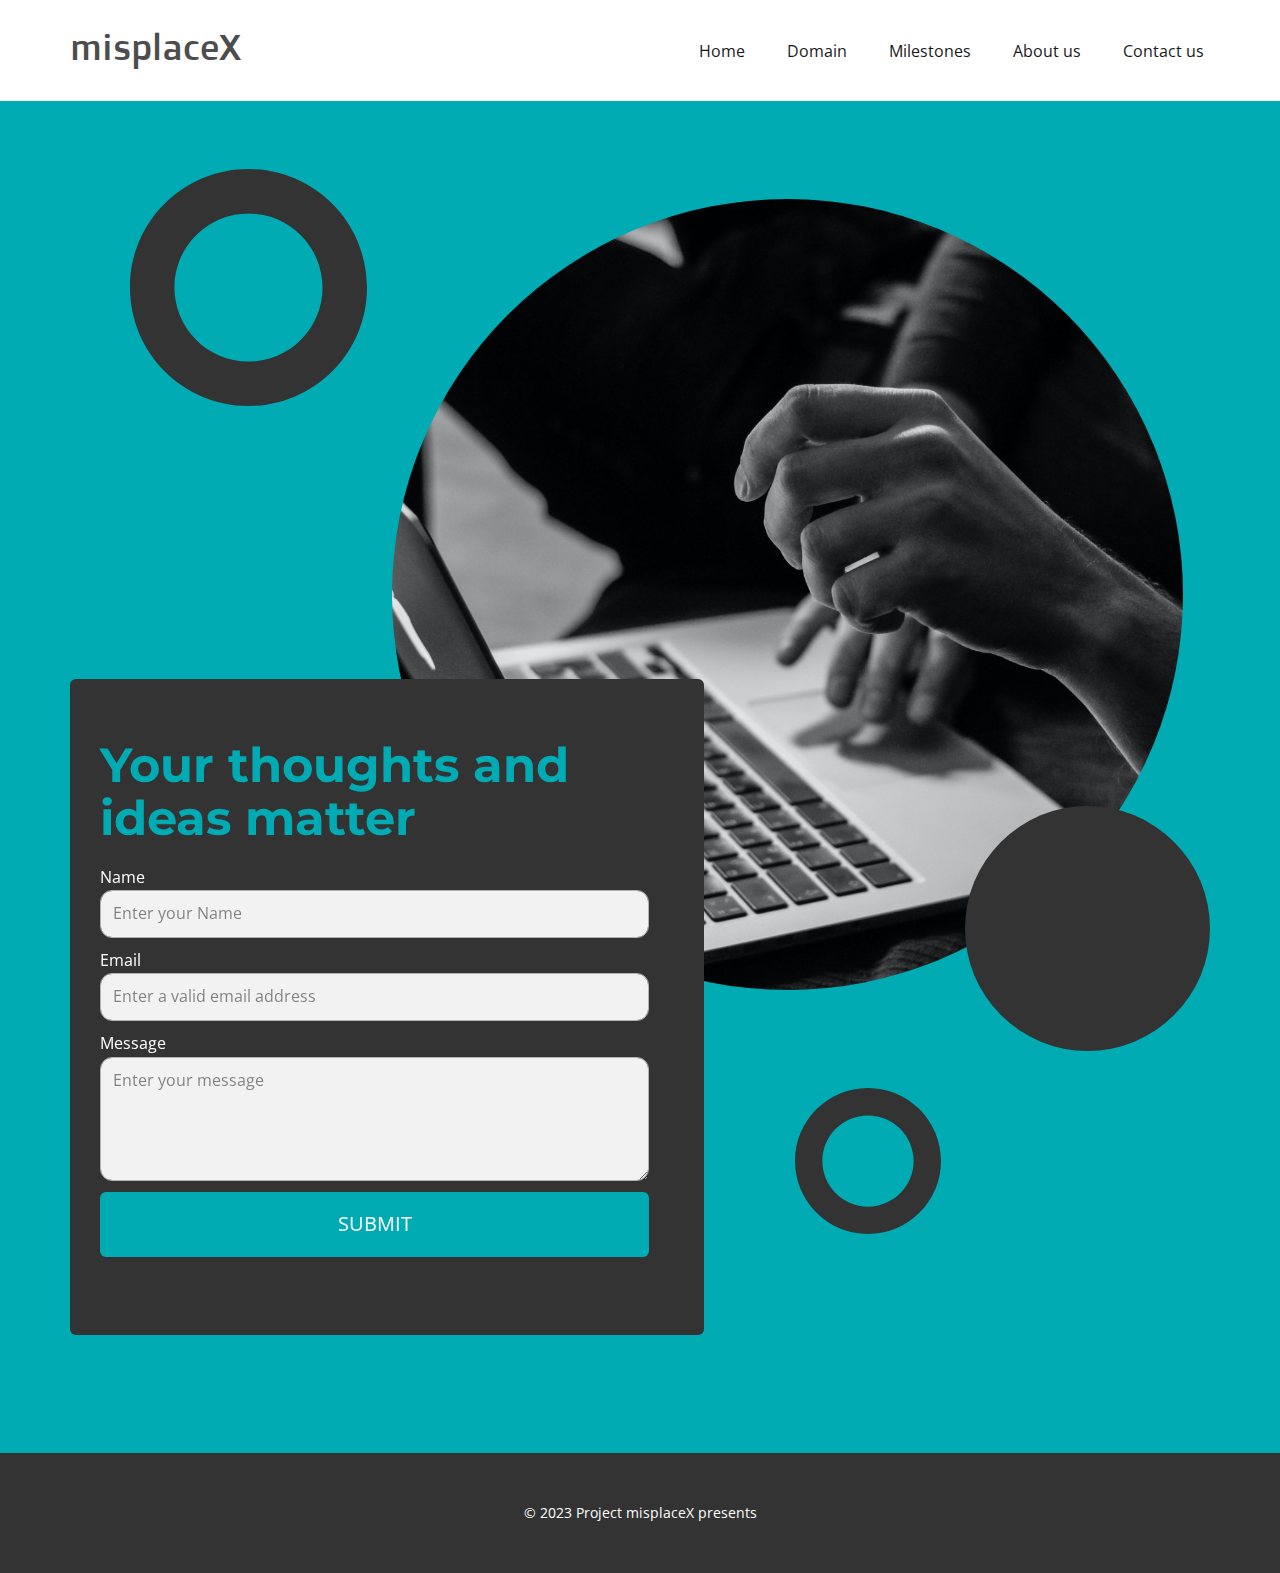
<file: Contact.html>
<!DOCTYPE html>
<html style="font-size: 16px;" lang="en"><head>
    <meta name="viewport" content="width=device-width, initial-scale=1.0">
    <meta charset="utf-8">
	<link rel="apple-touch-icon" sizes="76x76" href="images/mX.png">
	<link rel="icon" type="image/png" sizes="96x96" href="images/mX.png">
    <meta name="keywords" content="​Your thoughts and ideas matter">
    <meta name="description" content="">
    <title>Contact</title>
    <link rel="stylesheet" href="nicepage.css" media="screen">
<link rel="stylesheet" href="Contact.css" media="screen">
    <script class="u-script" type="text/javascript" src="jquery-1.9.1.min.js" defer=""></script>
    <script class="u-script" type="text/javascript" src="nicepage.js" defer=""></script>
    <meta name="generator" content="Nicepage 5.21.8, nicepage.com">
    <meta name="referrer" content="origin">
    <link id="u-theme-google-font" rel="stylesheet" href="https://fonts.googleapis.com/css?family=Roboto:100,100i,300,300i,400,400i,500,500i,700,700i,900,900i|Open+Sans:300,300i,400,400i,500,500i,600,600i,700,700i,800,800i">
    <link id="u-page-google-font" rel="stylesheet" href="https://fonts.googleapis.com/css?family=Montserrat:100,100i,200,200i,300,300i,400,400i,500,500i,600,600i,700,700i,800,800i,900,900i|Doppio+One:400">
    
    
    
    <script type="application/ld+json">{
		"@context": "http://schema.org",
		"@type": "Organization",
		"name": "",
		"url": "/"
}</script>
    <meta name="theme-color" content="#0abbfb">
    <meta property="og:title" content="Contact">
    <meta property="og:type" content="website">
    <link rel="canonical" href="/">
  <meta data-intl-tel-input-cdn-path="intlTelInput/"></head>
  <body data-path-to-root="./" data-include-products="false" class="u-body u-xl-mode" data-lang="en"><header class="u-clearfix u-header u-header" id="sec-26ab"><div class="u-clearfix u-sheet u-sheet-1">
        <p class="u-custom-font u-text u-text-grey-70 u-text-1">misplaceX</p>
        <nav class="u-align-left u-menu u-menu-one-level u-offcanvas u-menu-1">
          <div class="menu-collapse">
            <a class="u-button-style u-custom-active-color u-custom-color u-custom-hover-color u-custom-text-active-color u-nav-link" href="#">
              <svg class="u-svg-link" preserveAspectRatio="xMidYMin slice" viewBox="0 0 302 302" style=""><use xlink:href="#svg-0b31"></use></svg>
              <svg xmlns="http://www.w3.org/2000/svg" xmlns:xlink="http://www.w3.org/1999/xlink" version="1.1" id="svg-0b31" x="0px" y="0px" viewBox="0 0 302 302" style="enable-background:new 0 0 302 302;" xml:space="preserve" class="u-svg-content"><g><rect y="36" width="302" height="30"></rect><rect y="236" width="302" height="30"></rect><rect y="136" width="302" height="30"></rect>
</g><g></g><g></g><g></g><g></g><g></g><g></g><g></g><g></g><g></g><g></g><g></g><g></g><g></g><g></g><g></g></svg>
            </a>
          </div>
          <div class="u-custom-menu u-nav-container">
            <ul class="u-nav u-spacing-2 u-unstyled u-nav-1"><li class="u-nav-item"><a class="u-active-grey-5 u-border-active-palette-1-base u-border-hover-palette-1-base u-border-no-left u-border-no-right u-border-no-top u-button-style u-hover-grey-5 u-nav-link u-text-active-black u-text-grey-90 u-text-hover-grey-90" href="./" style="padding: 10px 20px;">Home</a>
</li><li class="u-nav-item"><a class="u-active-grey-5 u-border-active-palette-1-base u-border-hover-palette-1-base u-border-no-left u-border-no-right u-border-no-top u-button-style u-hover-grey-5 u-nav-link u-text-active-black u-text-grey-90 u-text-hover-grey-90" href="./Domain" style="padding: 10px 20px;">Domain</a>
</li><li class="u-nav-item"><a class="u-active-grey-5 u-border-active-palette-1-base u-border-hover-palette-1-base u-border-no-left u-border-no-right u-border-no-top u-button-style u-hover-grey-5 u-nav-link u-text-active-black u-text-grey-90 u-text-hover-grey-90" href="./Milestones" style="padding: 10px 20px;">Milestones</a>
</li><li class="u-nav-item"><a class="u-active-grey-5 u-border-active-palette-1-base u-border-hover-palette-1-base u-border-no-left u-border-no-right u-border-no-top u-button-style u-hover-grey-5 u-nav-link u-text-active-black u-text-grey-90 u-text-hover-grey-90" href="./About-us" style="padding: 10px 20px;">About us</a>
</li><li class="u-nav-item"><a class="u-active-grey-5 u-border-active-palette-1-base u-border-hover-palette-1-base u-border-no-left u-border-no-right u-border-no-top u-button-style u-hover-grey-5 u-nav-link u-text-active-black u-text-grey-90 u-text-hover-grey-90" href="./Contact" style="padding: 10px 20px;">Contact us</a>
</li></ul>
          </div>
          <div class="u-custom-menu u-nav-container-collapse">
            <div class="u-align-center u-black u-container-style u-inner-container-layout u-opacity u-opacity-95 u-sidenav">
              <div class="u-inner-container-layout u-sidenav-overflow">
                <div class="u-menu-close"></div>
                <ul class="u-align-center u-nav u-popupmenu-items u-unstyled u-nav-2"><li class="u-nav-item"><a class="u-button-style u-nav-link" href="./">Home</a>
</li><li class="u-nav-item"><a class="u-button-style u-nav-link" href="./Domain">Domain</a>
</li><li class="u-nav-item"><a class="u-button-style u-nav-link" href="./Milestones">Milestones</a>
</li><li class="u-nav-item"><a class="u-button-style u-nav-link" href="./About-us">About us</a>
</li><li class="u-nav-item"><a class="u-button-style u-nav-link" href="./Contact">Contact us</a>
</li></ul>
              </div>
            </div>
            <div class="u-black u-menu-overlay u-opacity u-opacity-70"></div>
          </div>
        </nav>
      </div></header>
    <section class="u-align-center u-clearfix u-custom-color-2 u-section-1" id="carousel_fe4a">
      <div class="u-clearfix u-sheet u-sheet-1">
        <div class="u-shape u-shape-svg u-text-grey-80 u-shape-1" data-animation-name="customAnimationIn" data-animation-duration="1000">
          <svg class="u-svg-link" preserveAspectRatio="none" viewBox="0 0 160 160" style=""><use xlink:href="#svg-e858"></use></svg>
          <svg class="u-svg-content" viewBox="0 0 160 160" x="0px" y="0px" id="svg-e858" style="enable-background:new 0 0 160 160;"><path d="M80,30c27.6,0,50,22.4,50,50s-22.4,50-50,50s-50-22.4-50-50S52.4,30,80,30 M80,0C35.8,0,0,35.8,0,80s35.8,80,80,80
	s80-35.8,80-80S124.2,0,80,0L80,0z"></path></svg>
        </div>
        <div class="custom-expanded u-image u-image-circle u-preserve-proportions u-image-1" data-image-width="4272" data-image-height="2848" data-animation-name="customAnimationIn" data-animation-duration="1000"></div>
        <div class="u-grey-80 u-shape u-shape-circle u-shape-2" data-animation-name="customAnimationIn" data-animation-duration="1000"></div>
        <div class="u-shape u-shape-svg u-text-grey-80 u-shape-3" data-animation-name="customAnimationIn" data-animation-duration="1000">
          <svg class="u-svg-link" preserveAspectRatio="none" viewBox="0 0 160 160" style=""><use xlink:href="#svg-a0bf"></use></svg>
          <svg class="u-svg-content" viewBox="0 0 160 160" x="0px" y="0px" id="svg-a0bf" style="enable-background:new 0 0 160 160;"><path d="M80,30c27.6,0,50,22.4,50,50s-22.4,50-50,50s-50-22.4-50-50S52.4,30,80,30 M80,0C35.8,0,0,35.8,0,80s35.8,80,80,80
	s80-35.8,80-80S124.2,0,80,0L80,0z"></path></svg>
        </div>
        <div class="u-align-left u-container-style u-expanded-width-sm u-expanded-width-xs u-grey-80 u-group u-radius-6 u-shape-round u-group-1" data-animation-name="customAnimationIn" data-animation-duration="1000">
          <div class="u-container-layout u-container-layout-1">
            <h2 class="u-text u-text-custom-color-2 u-text-1"> Your thoughts and ideas matter</h2>
            <div class="u-form u-form-1">
              <form action="https://forms.nicepagesrv.com/v2/form/process" class="u-clearfix u-form-spacing-10 u-form-vertical u-inner-form" source="email" name="form-1" style="padding: 0px;">
                <div class="u-form-group u-form-name">
                  <label for="name-a736" class="u-label">Name</label>
                  <input type="text" placeholder="Enter your Name" id="name-a736" name="name" class="u-grey-5 u-input u-input-rectangle u-radius-12" required="">
                </div>
                <div class="u-form-email u-form-group">
                  <label for="email-a736" class="u-label">Email</label>
                  <input type="email" placeholder="Enter a valid email address" id="email-a736" name="email" class="u-grey-5 u-input u-input-rectangle u-radius-12" required="">
                </div>
                <div class="u-form-group u-form-message">
                  <label for="message-a736" class="u-label">Message</label>
                  <textarea placeholder="Enter your message" rows="4" cols="50" id="message-a736" name="message" class="u-grey-5 u-input u-input-rectangle u-radius-12" required=""></textarea>
                </div>
                <div class="u-align-left u-form-group u-form-submit">
                  <a href="#" class="u-active-black u-border-none u-btn u-btn-round u-btn-submit u-button-style u-custom-color-2 u-hover-white u-radius-6 u-btn-1">Submit</a>
                  <input type="submit" value="submit" class="u-form-control-hidden">
                </div>
                <div class="u-form-send-message u-form-send-success">Thank you! Your message has been sent.</div>
                <div class="u-form-send-error u-form-send-message"> Unable to send your message. Please fix errors then try again. </div>
                <input type="hidden" value="" name="recaptchaResponse">
                <input type="hidden" name="formServices" value="e6515d30-5152-9f73-ac8e-87e5cd7e2b0c">
              </form>
            </div>
          </div>
        </div>
      </div>
    </section>
    
    
    
    <footer class="u-align-center u-clearfix u-footer u-grey-80 u-footer" id="sec-29e7"><div class="u-clearfix u-sheet u-sheet-1">
        <p class="u-small-text u-text u-text-variant u-text-1"> ©&nbsp;2023 Project misplaceX presents</p>
      </div></footer>
    
  
</body></html>
</file>
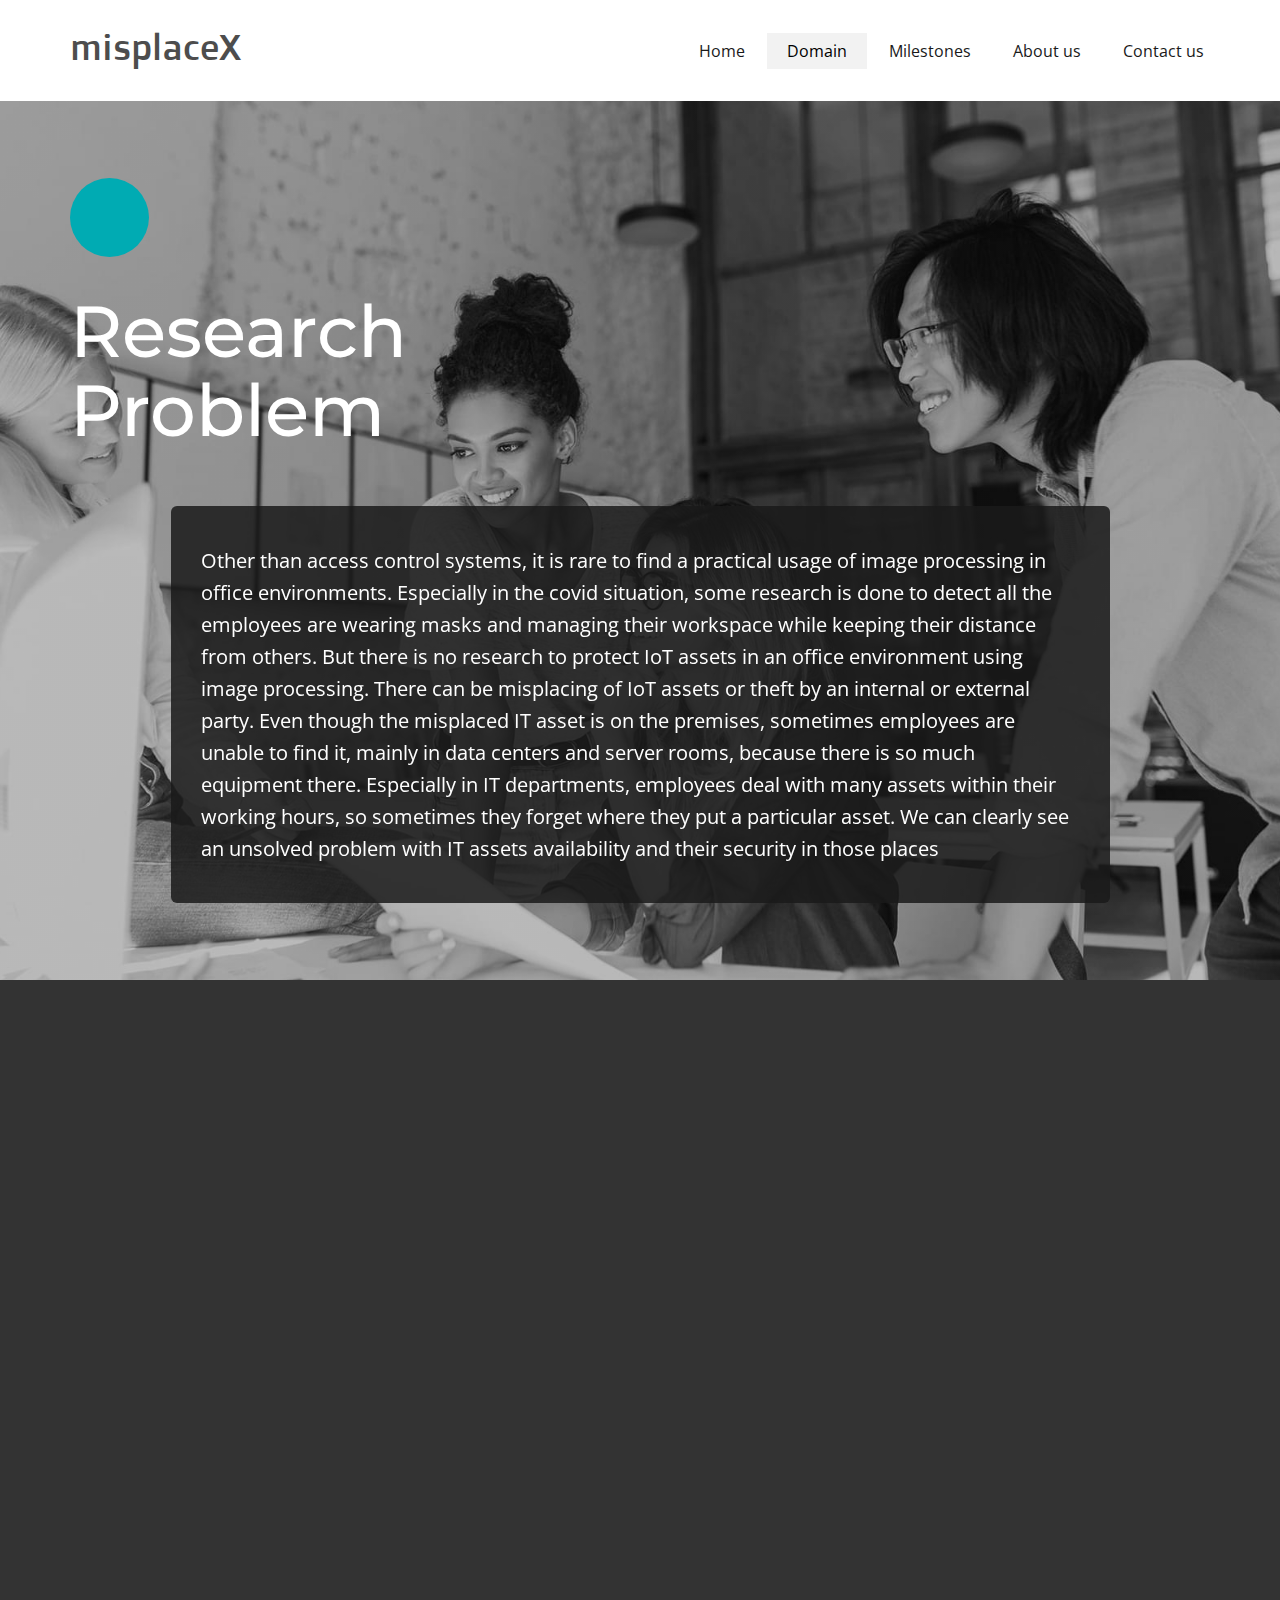
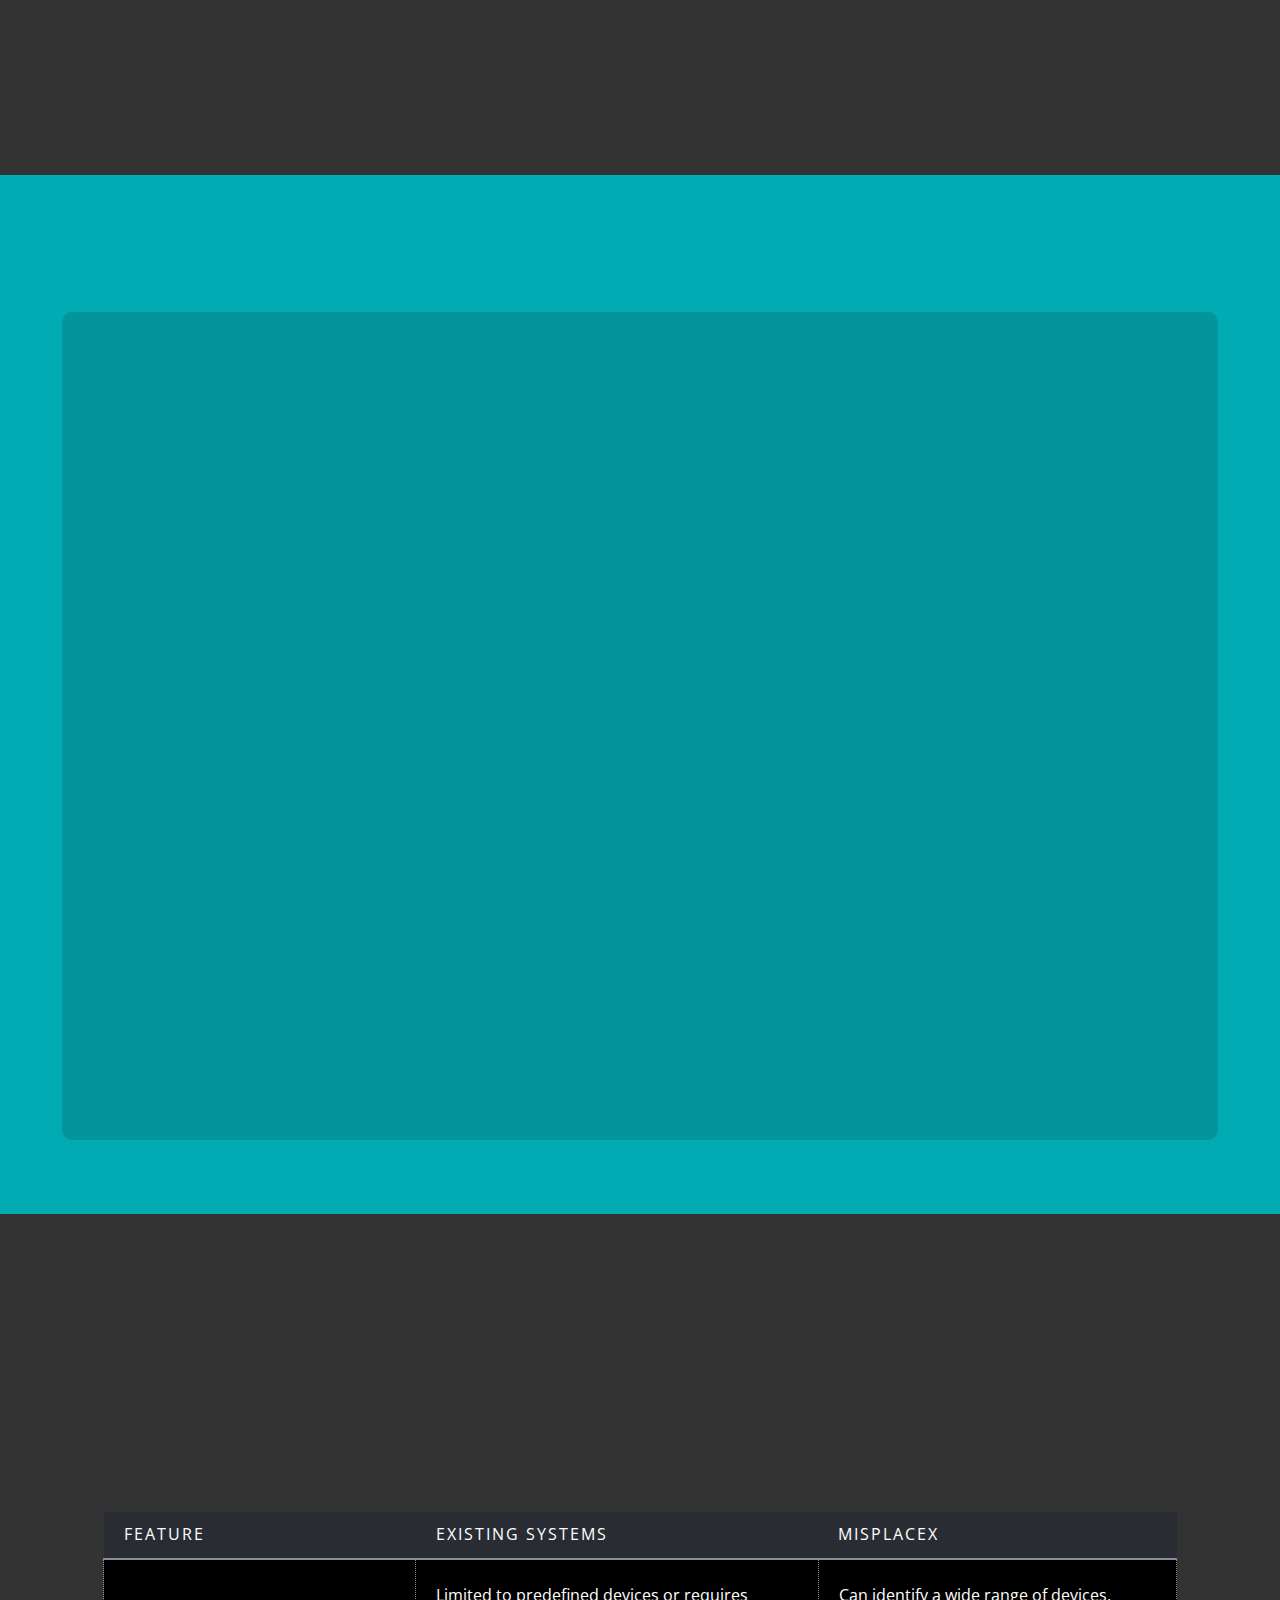
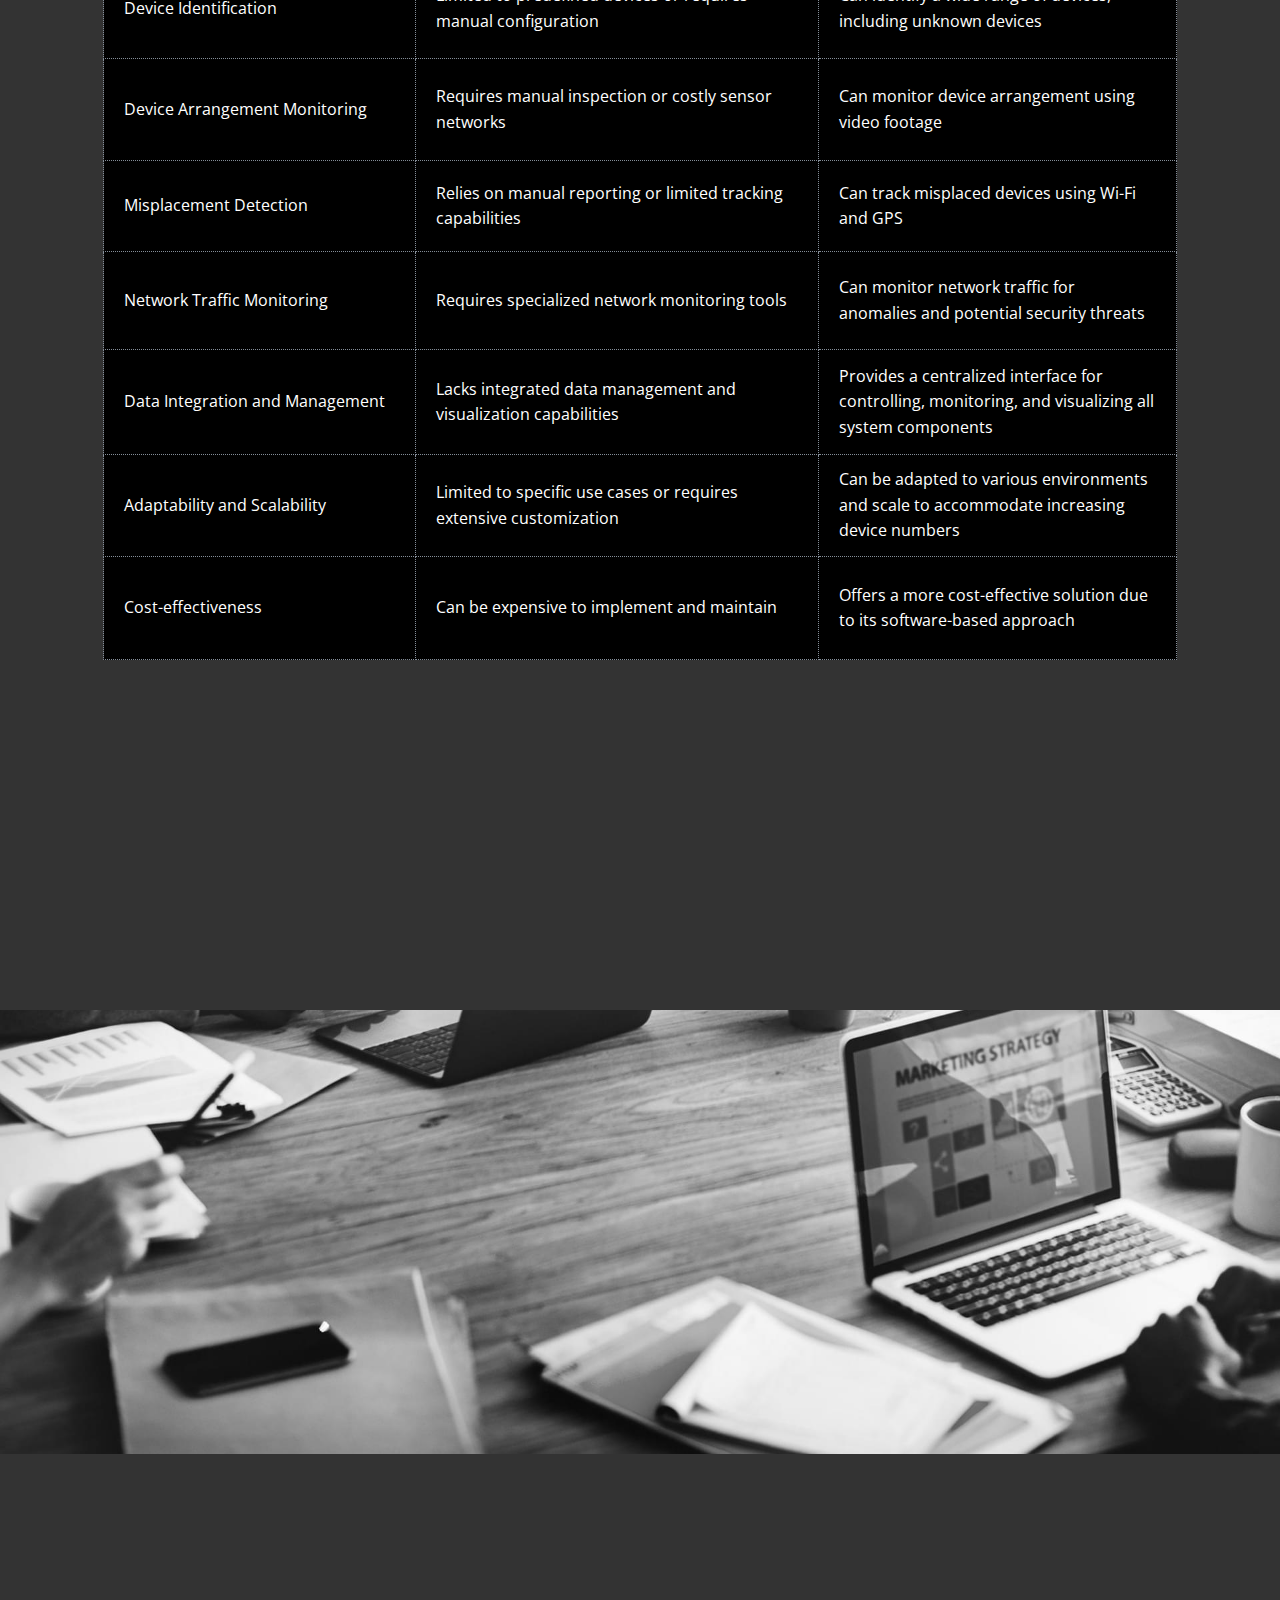
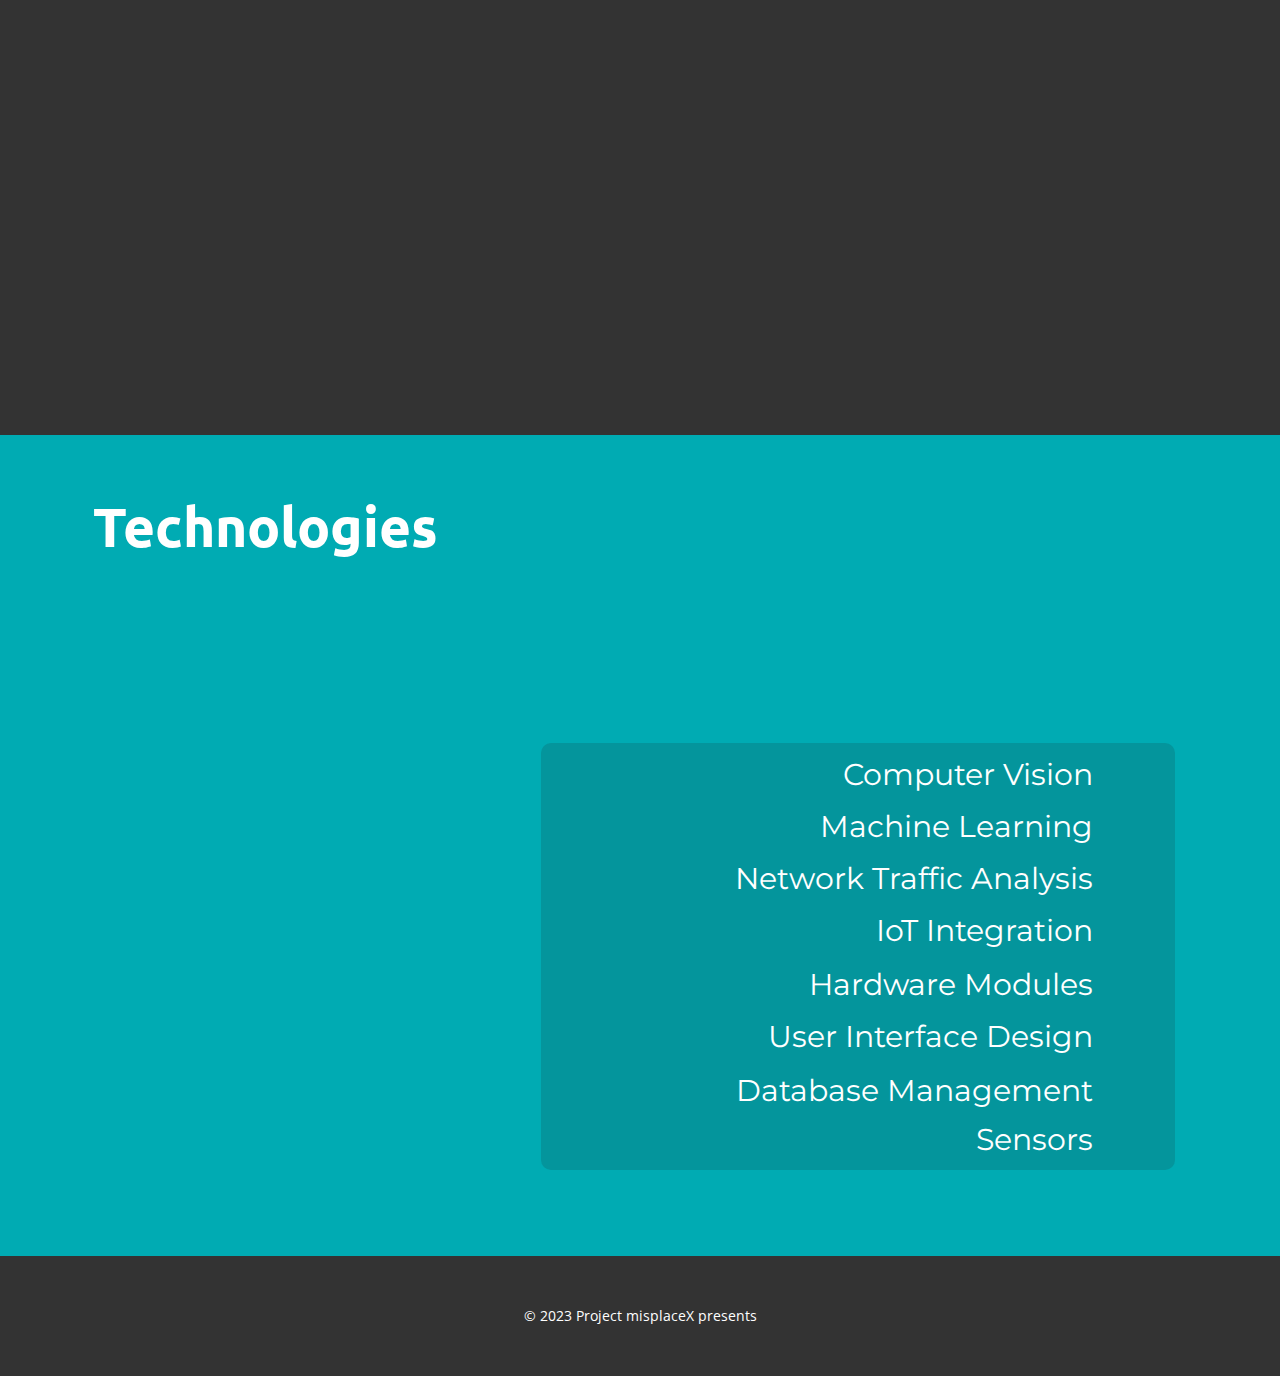
<file: Domain.html>
<!DOCTYPE html>
<html style="font-size: 16px;" lang="en"><head>
    <meta name="viewport" content="width=device-width, initial-scale=1.0">
    <meta charset="utf-8">
	<link rel="apple-touch-icon" sizes="76x76" href="images/mX.png">
	<link rel="icon" type="image/png" sizes="96x96" href="images/mX.png">
    <meta name="keywords" content="Alignment. Growth. Relevance., Prototype a digital product idea, ​Insights to help youstay ahead of change, About Team, We work in dedicated project ​teams, blending DesignOps, user research, UX design, UI and engineering., Values of attention to detail and excellence of workmanship, as well as a passion for &amp;apos;doing things differently&amp;apos; have been cornerstones of the company’s growth and are applied to every project, whatever the size or scope., Understanding the brand is the most critical job before working on user interface.">
    <meta name="description" content="">
    <title>Domain</title>
    <link rel="stylesheet" href="nicepage.css" media="screen">
<link rel="stylesheet" href="Domain.css" media="screen">
    <script class="u-script" type="text/javascript" src="jquery-1.9.1.min.js" defer=""></script>
    <script class="u-script" type="text/javascript" src="nicepage.js" defer=""></script>
    <meta name="generator" content="Nicepage 5.21.8, nicepage.com">
    <link id="u-theme-google-font" rel="stylesheet" href="https://fonts.googleapis.com/css?family=Roboto:100,100i,300,300i,400,400i,500,500i,700,700i,900,900i|Open+Sans:300,300i,400,400i,500,500i,600,600i,700,700i,800,800i">
    <link id="u-page-google-font" rel="stylesheet" href="https://fonts.googleapis.com/css?family=Montserrat:100,100i,200,200i,300,300i,400,400i,500,500i,600,600i,700,700i,800,800i,900,900i|Ubuntu:300,300i,400,400i,500,500i,700,700i|Doppio+One:400">
    
    
    
    
    
    
    
    
    <script type="application/ld+json">{
		"@context": "http://schema.org",
		"@type": "Organization",
		"name": ""
}</script>
    <meta name="theme-color" content="#0abbfb">
    <meta property="og:title" content="Domain">
    <meta property="og:type" content="website">
  <meta data-intl-tel-input-cdn-path="intlTelInput/"></head>
  <body data-path-to-root="./" data-include-products="false" class="u-body u-xl-mode" data-lang="en"><header class="u-clearfix u-header u-header" id="sec-26ab"><div class="u-clearfix u-sheet u-sheet-1">
        <p class="u-custom-font u-text u-text-grey-70 u-text-1">misplaceX</p>
        <nav class="u-align-left u-menu u-menu-one-level u-offcanvas u-menu-1">
          <div class="menu-collapse">
            <a class="u-button-style u-custom-active-color u-custom-color u-custom-hover-color u-custom-text-active-color u-nav-link" href="#">
              <svg class="u-svg-link" preserveAspectRatio="xMidYMin slice" viewBox="0 0 302 302" style=""><use xlink:href="#svg-0b31"></use></svg>
              <svg xmlns="http://www.w3.org/2000/svg" xmlns:xlink="http://www.w3.org/1999/xlink" version="1.1" id="svg-0b31" x="0px" y="0px" viewBox="0 0 302 302" style="enable-background:new 0 0 302 302;" xml:space="preserve" class="u-svg-content"><g><rect y="36" width="302" height="30"></rect><rect y="236" width="302" height="30"></rect><rect y="136" width="302" height="30"></rect>
</g><g></g><g></g><g></g><g></g><g></g><g></g><g></g><g></g><g></g><g></g><g></g><g></g><g></g><g></g><g></g></svg>
            </a>
          </div>
          <div class="u-custom-menu u-nav-container">
            <ul class="u-nav u-spacing-2 u-unstyled u-nav-1"><li class="u-nav-item"><a class="u-active-grey-5 u-border-active-palette-1-base u-border-hover-palette-1-base u-border-no-left u-border-no-right u-border-no-top u-button-style u-hover-grey-5 u-nav-link u-text-active-black u-text-grey-90 u-text-hover-grey-90" href="./" style="padding: 10px 20px;">Home</a>
</li><li class="u-nav-item"><a class="u-active-grey-5 u-border-active-palette-1-base u-border-hover-palette-1-base u-border-no-left u-border-no-right u-border-no-top u-button-style u-hover-grey-5 u-nav-link u-text-active-black u-text-grey-90 u-text-hover-grey-90" href="./Domain" style="padding: 10px 20px;">Domain</a>
</li><li class="u-nav-item"><a class="u-active-grey-5 u-border-active-palette-1-base u-border-hover-palette-1-base u-border-no-left u-border-no-right u-border-no-top u-button-style u-hover-grey-5 u-nav-link u-text-active-black u-text-grey-90 u-text-hover-grey-90" href="./Milestones" style="padding: 10px 20px;">Milestones</a>
</li><li class="u-nav-item"><a class="u-active-grey-5 u-border-active-palette-1-base u-border-hover-palette-1-base u-border-no-left u-border-no-right u-border-no-top u-button-style u-hover-grey-5 u-nav-link u-text-active-black u-text-grey-90 u-text-hover-grey-90" href="./About-us" style="padding: 10px 20px;">About us</a>
</li><li class="u-nav-item"><a class="u-active-grey-5 u-border-active-palette-1-base u-border-hover-palette-1-base u-border-no-left u-border-no-right u-border-no-top u-button-style u-hover-grey-5 u-nav-link u-text-active-black u-text-grey-90 u-text-hover-grey-90" href="./Contact" style="padding: 10px 20px;">Contact us</a>
</li></ul>
          </div>
          <div class="u-custom-menu u-nav-container-collapse">
            <div class="u-align-center u-black u-container-style u-inner-container-layout u-opacity u-opacity-95 u-sidenav">
              <div class="u-inner-container-layout u-sidenav-overflow">
                <div class="u-menu-close"></div>
                <ul class="u-align-center u-nav u-popupmenu-items u-unstyled u-nav-2"><li class="u-nav-item"><a class="u-button-style u-nav-link" href="./">Home</a>
</li><li class="u-nav-item"><a class="u-button-style u-nav-link" href="./Domain">Domain</a>
</li><li class="u-nav-item"><a class="u-button-style u-nav-link" href="./Milestones">Milestones</a>
</li><li class="u-nav-item"><a class="u-button-style u-nav-link" href="./About-us">About us</a>
</li><li class="u-nav-item"><a class="u-button-style u-nav-link" href="./Contact">Contact us</a>
</li></ul>
              </div>
            </div>
            <div class="u-black u-menu-overlay u-opacity u-opacity-70"></div>
          </div>
        </nav>
      </div></header>
    <section class="u-align-left u-clearfix u-image u-shading u-section-1" id="carousel_4d3a" data-image-width="1620" data-image-height="1080">
      <div class="u-clearfix u-sheet u-valign-middle-lg u-valign-middle-md u-valign-middle-sm u-valign-middle-xl u-sheet-1">
        <div class="u-custom-color-2 u-shape u-shape-circle u-shape-1" data-animation-name="customAnimationIn" data-animation-duration="1500" data-animation-delay="0"></div>
        <h1 class="u-text u-text-body-alt-color u-text-1" data-animation-name="customAnimationIn" data-animation-duration="1500">Research&nbsp;<br>Problem
        </h1>
        <div class="u-align-left-xs u-container-style u-expanded-width-xs u-grey-90 u-group u-opacity u-opacity-85 u-radius-6 u-shape-round u-group-1" data-animation-name="customAnimationIn" data-animation-duration="1000">
          <div class="u-container-layout u-valign-middle u-container-layout-1">
            <p class="u-text u-text-default-lg u-text-default-md u-text-default-sm u-text-default-xl u-text-2"> Other than access control systems, it is rare to find a practical usage of image processing in office environments.
Especially in the covid situation, some research is done to detect all the employees are wearing masks and managing
their workspace while keeping their distance from others. But there is no research to protect IoT assets in an office
environment using image processing. There can be misplacing of IoT assets or theft by an internal or external party. Even
though the misplaced IT asset is on the premises, sometimes employees are unable to find it, mainly in data centers and
server rooms, because there is so much equipment there. Especially in IT departments, employees deal with many assets
within their working hours, so sometimes they forget where they put a particular asset. We can clearly see an unsolved
problem with IT assets availability and their security in those places</p>
          </div>
        </div>
      </div>
    </section>
    <section class="u-align-left u-clearfix u-grey-80 u-section-2" id="sec-292e">
      <div class="u-clearfix u-sheet u-sheet-1">
        <h2 class="u-text u-text-1" data-animation-name="customAnimationIn" data-animation-duration="1500">Objectives<br>
        </h2>
        <h3 class="u-text u-text-2" data-animation-name="customAnimationIn" data-animation-duration="1500">Sub Objectives<br>
        </h3>
        <h3 class="u-text u-text-3" data-animation-name="customAnimationIn" data-animation-duration="1500">Main Objective<br>
        </h3>
        <div class="u-expanded-width-md u-expanded-width-sm u-expanded-width-xs u-list u-list-1">
          <div class="u-repeater u-repeater-1">
            <div class="u-container-style u-list-item u-repeater-item u-list-item-1" data-animation-name="customAnimationIn" data-animation-duration="1500" data-animation-delay="250">
              <div class="u-container-layout u-similar-container u-container-layout-1"><span class="u-file-icon u-icon u-text-custom-color-2 u-icon-1"><img src="images/1146746-cd945be0.png" alt=""></span>
                <p class="u-text u-text-body-alt-color u-text-4"> "Build real-time office monitoring, alerting for unauthorized or missing devices<br>
                </p>
              </div>
            </div>
            <div class="u-container-style u-list-item u-repeater-item u-list-item-2" data-animation-direction="Up" data-animation-name="customAnimationIn" data-animation-duration="1500" data-animation-delay="500">
              <div class="u-container-layout u-similar-container u-container-layout-2"><span class="u-file-icon u-icon u-text-custom-color-2 u-icon-2"><img src="images/4236545-99f96c2d.png" alt=""></span>
                <p class="u-text u-text-body-alt-color u-text-5"> Create a device whitelist interface for office security management<br>
                </p>
              </div>
            </div>
            <div class="u-container-style u-list-item u-repeater-item u-list-item-3" data-animation-direction="Up" data-animation-name="customAnimationIn" data-animation-duration="1500" data-animation-delay="750">
              <div class="u-container-layout u-similar-container u-container-layout-3"><span class="u-file-icon u-icon u-text-custom-color-2 u-icon-3"><img src="images/2354334-65c863e0.png" alt=""></span>
                <p class="u-text u-text-body-alt-color u-text-6"> Build a module that can
locate misplaced devices<br>
                </p>
              </div>
            </div>
            <div class="u-container-style u-list-item u-repeater-item u-list-item-4" data-animation-direction="Up" data-animation-name="customAnimationIn" data-animation-duration="1500" data-animation-delay="750">
              <div class="u-container-layout u-similar-container u-container-layout-4"><span class="u-file-icon u-icon u-text-custom-color-2 u-icon-4"><img src="images/5085673-7fe264c3.png" alt=""></span>
                <p class="u-text u-text-body-alt-color u-text-7"> Check user availability&nbsp; in the workstation and send alerts as needed<br>
                </p>
              </div>
            </div>
          </div>
        </div>
        <p class="u-align-left-xs u-text u-text-8" data-animation-name="fadeIn" data-animation-duration="1000" data-animation-delay="0"> Craft an advanced office device tracking system that enhances efficiency and productivity through automation, accurate device detection, and seamless integration with IoT devices and system</p>
      </div>
    </section>
    <section class="u-align-center u-clearfix u-custom-color-2 u-section-3" id="sec-7339">
      <div class="u-clearfix u-sheet u-sheet-1">
        <h2 class="u-align-left u-text u-text-1" data-animation-name="customAnimationIn" data-animation-duration="1000"> Literature Survey<br>
        </h2>
        <div class="u-align-left-xs u-container-style u-expanded-width-xs u-grey-90 u-group u-opacity u-opacity-15 u-radius-10 u-shape-round u-group-1">
          <div class="u-container-layout u-valign-top-xs u-container-layout-1">
            <p class="u-align-justify-lg u-align-justify-md u-align-justify-sm u-align-justify-xl u-text u-text-2" data-animation-name="customAnimationIn" data-animation-duration="1000"> In today's security-conscious world, safeguarding critical office spaces such as data centers and server rooms is of paramount importance. Ensuring the proper arrangement of devices and the swift identification of misplaced equipment is a significant challenge. Traditional security measures, including access controls, personnel, and cameras, while essential, have given way to more advanced solutions that harness the power of technology.Real-time monitoring systems, driven by computer vision and machine learning, have emerged as prominent tools in enhancing office security. These systems utilize advanced image processing techniques such as object detection and segmentation to identify devices based on patterns or shapes. Notably,Convolutional Neural Networks (CNNs) excel at distinguishing between authorized and unauthorized devices through learned features.Within this domain, some research concentrates on labeled datasets to train models for unauthorized device detection, while others delve into image analysis and machine learning techniques to identify missing devices, ultimately enhancing operational efficiency. The delicate balance between security and privacy is central to the development of real-time monitoring systems, and there is an increasing interest in the potential of these techniques to fortify office security.&nbsp;<br>
              <br>However, a notable gap remains in the effective detection of unauthorized or missing devices within office environments, utilizing these cutting-edge technologies. Our research endeavors to bridge this gap by developing a dedicated real-time system to address this challenge comprehensively.Existing solutions take various approaches to tackle device arrangement and misplacement. Some deploy image processing on video data to track device movement and changes in arrangement, while others utilize network traffic analysis to spot unauthorized access attempts or setting modifications. Comprehensive solutions effectively merge image processing and network analysis for device identification, movement tracking, and threat detection.Our research project's ultimate goal is to craft an integrated system capable of accurately detecting and tracking devices within office environments. Beyond ensuring proper device arrangement, it seamlessly integrates with other IoT devices and systems, thereby providing real-time monitoring and tracking capabilities. The broader objective of our research is to enhance office efficiency and productivity by automating device tracking and management.With its comprehensive and innovative features, our research project offers a holistic solution to address the critical need for improved office security and operational efficiency
            </p>
          </div>
        </div>
      </div>
    </section>
    <section class="u-align-center u-clearfix u-grey-80 u-section-4" id="carousel_f681">
      <div class="u-clearfix u-sheet u-sheet-1">
        <div class="data-layout-selected u-clearfix u-expanded-width u-layout-wrap u-layout-wrap-1">
          <div class="u-layout">
            <div class="u-layout-row">
              <div class="u-container-style u-layout-cell u-left-cell u-size-60 u-layout-cell-1">
                <div class="u-container-layout u-container-layout-1">
                  <div class="u-custom-color-2 u-shape u-shape-circle u-shape-1" data-animation-name="customAnimationIn" data-animation-duration="1000"></div>
                  <h2 class="u-text u-text-custom-color-2 u-text-1" data-animation-name="customAnimationIn" data-animation-duration="1000">Research Gap</h2>
                  <div class="u-expanded-width-xs u-table u-table-responsive u-table-1">
                    <table class="u-table-entity">
                      <colgroup>
                        <col width="29.1%">
                        <col width="37.5%">
                        <col width="33.400000000000006%">
                      </colgroup>
                      <thead class="u-palette-5-dark-3 u-table-header u-table-header-1">
                        <tr style="height: 46px;">
                          <th class="u-border-2 u-border-no-left u-border-no-right u-border-no-top u-border-palette-5-dark-1 u-table-cell u-table-cell-1"> Feature</th>
                          <th class="u-border-2 u-border-no-left u-border-no-right u-border-no-top u-border-palette-5-dark-1 u-table-cell u-table-cell-2"> Existing Systems</th>
                          <th class="u-border-2 u-border-no-left u-border-no-right u-border-no-top u-border-palette-5-dark-1 u-table-cell u-table-cell-3">misplacex</th>
                        </tr>
                      </thead>
                      <tbody class="u-black u-table-body u-table-body-1">
                        <tr style="height: 100px;">
                          <td class="u-border-1 u-border-palette-5-dark-1 u-table-cell u-table-cell-4"> Device Identification</td>
                          <td class="u-border-1 u-border-palette-5-dark-1 u-table-cell u-table-cell-5"> Limited to predefined devices or requires manual configuration</td>
                          <td class="u-border-1 u-border-palette-5-dark-1 u-table-cell u-table-cell-6"> Can identify a wide range of devices, including unknown devices</td>
                        </tr>
                        <tr style="height: 102px;">
                          <td class="u-border-1 u-border-palette-5-dark-1 u-table-cell u-table-cell-7"> Device Arrangement Monitoring</td>
                          <td class="u-border-1 u-border-palette-5-dark-1 u-table-cell u-table-cell-8"> Requires manual inspection or costly sensor networks</td>
                          <td class="u-border-1 u-border-palette-5-dark-1 u-table-cell u-table-cell-9"> Can monitor device arrangement using video footage</td>
                        </tr>
                        <tr style="height: 91px;">
                          <td class="u-border-1 u-border-palette-5-dark-1 u-table-cell u-table-cell-10"> Misplacement Detection</td>
                          <td class="u-border-1 u-border-palette-5-dark-1 u-table-cell u-table-cell-11"> Relies on manual reporting or limited tracking capabilities</td>
                          <td class="u-border-1 u-border-palette-5-dark-1 u-table-cell u-table-cell-12"> Can track misplaced devices using Wi-Fi and GPS</td>
                        </tr>
                        <tr style="height: 98px;">
                          <td class="u-border-1 u-border-palette-5-dark-1 u-table-cell u-table-cell-13"> Network Traffic Monitoring</td>
                          <td class="u-border-1 u-border-palette-5-dark-1 u-table-cell u-table-cell-14"> Requires specialized network monitoring tools</td>
                          <td class="u-border-1 u-border-palette-5-dark-1 u-table-cell u-table-cell-15"> Can monitor network traffic for anomalies and potential security threats</td>
                        </tr>
                        <tr style="height: 105px;">
                          <td class="u-border-1 u-border-palette-5-dark-1 u-table-cell u-table-cell-16"> Data Integration and Management</td>
                          <td class="u-border-1 u-border-palette-5-dark-1 u-table-cell u-table-cell-17">Lacks integrated data management and visualization capabilities</td>
                          <td class="u-border-1 u-border-palette-5-dark-1 u-table-cell u-table-cell-18"> Provides a centralized interface for controlling, monitoring, and visualizing all system components</td>
                        </tr>
                        <tr style="height: 102px;">
                          <td class="u-border-1 u-border-palette-5-dark-1 u-table-cell u-table-cell-19"> Adaptability and Scalability</td>
                          <td class="u-border-1 u-border-palette-5-dark-1 u-table-cell u-table-cell-20">Limited to specific use cases or requires extensive customization</td>
                          <td class="u-border-1 u-border-palette-5-dark-1 u-table-cell u-table-cell-21">Can be adapted to various environments and scale to accommodate increasing device numbers</td>
                        </tr>
                        <tr style="height: 103px;">
                          <td class="u-border-1 u-border-palette-5-dark-1 u-table-cell u-table-cell-22">Cost-effectiveness</td>
                          <td class="u-border-1 u-border-palette-5-dark-1 u-table-cell u-table-cell-23">Can be expensive to implement and maintain</td>
                          <td class="u-border-1 u-border-palette-5-dark-1 u-table-cell u-table-cell-24">Offers a more cost-effective solution due to its software-based approach</td>
                        </tr>
                      </tbody>
                    </table>
                  </div>
                  <p class="u-align-left u-text u-text-2" data-animation-name="customAnimationIn" data-animation-duration="1000">For more information check documents on "Milestones" page</p>
                  <a href="./Milestones" class="u-active-white u-border-none u-btn u-btn-round u-button-style u-custom-color-2 u-hover-white u-radius-10 u-btn-1" data-animation-name="customAnimationIn" data-animation-duration="1000" data-animation-delay="0" data-animation-direction="">read more</a>
                </div>
              </div>
            </div>
          </div>
        </div>
      </div>
    </section>
    <section class="u-align-center u-clearfix u-grey-80 u-section-5" id="sec-4080">
      <div class="u-shape u-shape-svg u-text-custom-color-2 u-shape-1" data-animation-name="customAnimationIn" data-animation-duration="1000" data-animation-delay="250">
        <svg class="u-svg-link" preserveAspectRatio="none" viewBox="0 0 160 160" style=""><use xlink:href="#svg-8a4c"></use></svg>
        <svg class="u-svg-content" viewBox="0 0 160 160" x="0px" y="0px" id="svg-8a4c" style="enable-background:new 0 0 160 160;"><path d="M80,30c27.6,0,50,22.4,50,50s-22.4,50-50,50s-50-22.4-50-50S52.4,30,80,30 M80,0C35.8,0,0,35.8,0,80s35.8,80,80,80
	s80-35.8,80-80S124.2,0,80,0L80,0z"></path></svg>
      </div>
      <img class="u-expanded-width u-image u-image-1" data-image-width="1920" data-image-height="992" src="images/fdrt-min.jpg">
      <div class="u-container-style u-group u-shape-rectangle u-group-1">
        <div class="u-container-layout u-container-layout-1">
          <h2 class="u-align-left u-text u-text-custom-color-2 u-text-1" data-animation-name="customAnimationIn" data-animation-duration="1500" data-animation-delay="250">Methodology</h2>
          <p class="u-align-justify u-text u-text-2" data-animation-name="customAnimationIn" data-animation-duration="1500" data-animation-delay="500"> The proposed system utilizes a combination of image processing, network traffic analysis, device tracking, and data management to enhance office security. Image processing techniques identify and track devices in video footage, while network traffic analysis monitors for unauthorized access or suspicious connections. Device tracking locates misplaced devices using GPS and Wi-Fi sensors, and data management integrates information from all components to identify security threats and improve system accuracy. This comprehensive approach ensures that the system is scalable, adaptable, and effective in safeguarding office environments.</p>
        </div>
      </div>
    </section>
    <section class="u-align-center u-clearfix u-custom-color-2 u-section-6" id="sec-d659">
      <div class="u-clearfix u-sheet u-sheet-1">
        <h1 class="u-custom-font u-font-ubuntu u-text u-text-1">Technologies</h1>
        <div class="u-container-style u-expanded-width-xs u-grey-90 u-group u-opacity u-opacity-15 u-radius-10 u-shape-round u-group-1">
          <div class="u-container-layout u-container-layout-1">
            <h5 class="u-align-right u-text u-text-white u-text-2"> Computer Vision</h5>
            <h5 class="u-text u-text-default u-text-white u-text-3"> Machine Learning</h5>
            <h5 class="u-text u-text-default-lg u-text-default-md u-text-default-sm u-text-default-xl u-text-white u-text-4"> Network Traffic Analysis</h5>
            <h5 class="u-text u-text-default u-text-white u-text-5"> IoT Integration</h5>
            <h5 class="u-text u-text-default u-text-white u-text-6"> Hardware Modules</h5>
            <h5 class="u-text u-text-default u-text-white u-text-7"> User Interface Design</h5>
            <h5 class="u-text u-text-default u-text-white u-text-8"> Database Management</h5>
            <h5 class="u-text u-text-default-lg u-text-default-md u-text-default-sm u-text-default-xl u-text-white u-text-9"> Sensors</h5>
          </div>
        </div>
        <div class="u-clearfix u-group-elements u-group-elements-1">
          <div class="u-grey-70 u-preserve-proportions u-shape u-shape-circle u-shape-1" data-animation-name="customAnimationIn" data-animation-duration="1500" data-animation-delay="250"></div>
          <div class="u-align-left u-image u-image-circle u-image-1" data-image-width="900" data-image-height="900" data-animation-name="customAnimationIn" data-animation-duration="1500" data-animation-delay="250"></div>
          <div class="u-shape u-shape-circle u-white u-shape-2" data-animation-name="customAnimationIn" data-animation-duration="1500" data-animation-delay="250"></div>
          <div class="u-shape u-shape-circle u-white u-shape-3" data-animation-name="customAnimationIn" data-animation-duration="1500" data-animation-delay="250"></div>
        </div>
      </div>
    </section>
    
    
    
    <footer class="u-align-center u-clearfix u-footer u-grey-80 u-footer" id="sec-29e7"><div class="u-clearfix u-sheet u-sheet-1">
        <p class="u-small-text u-text u-text-variant u-text-1"> ©&nbsp;2023 Project misplaceX presents</p>
      </div></footer>
    
  
</body></html>
</file>
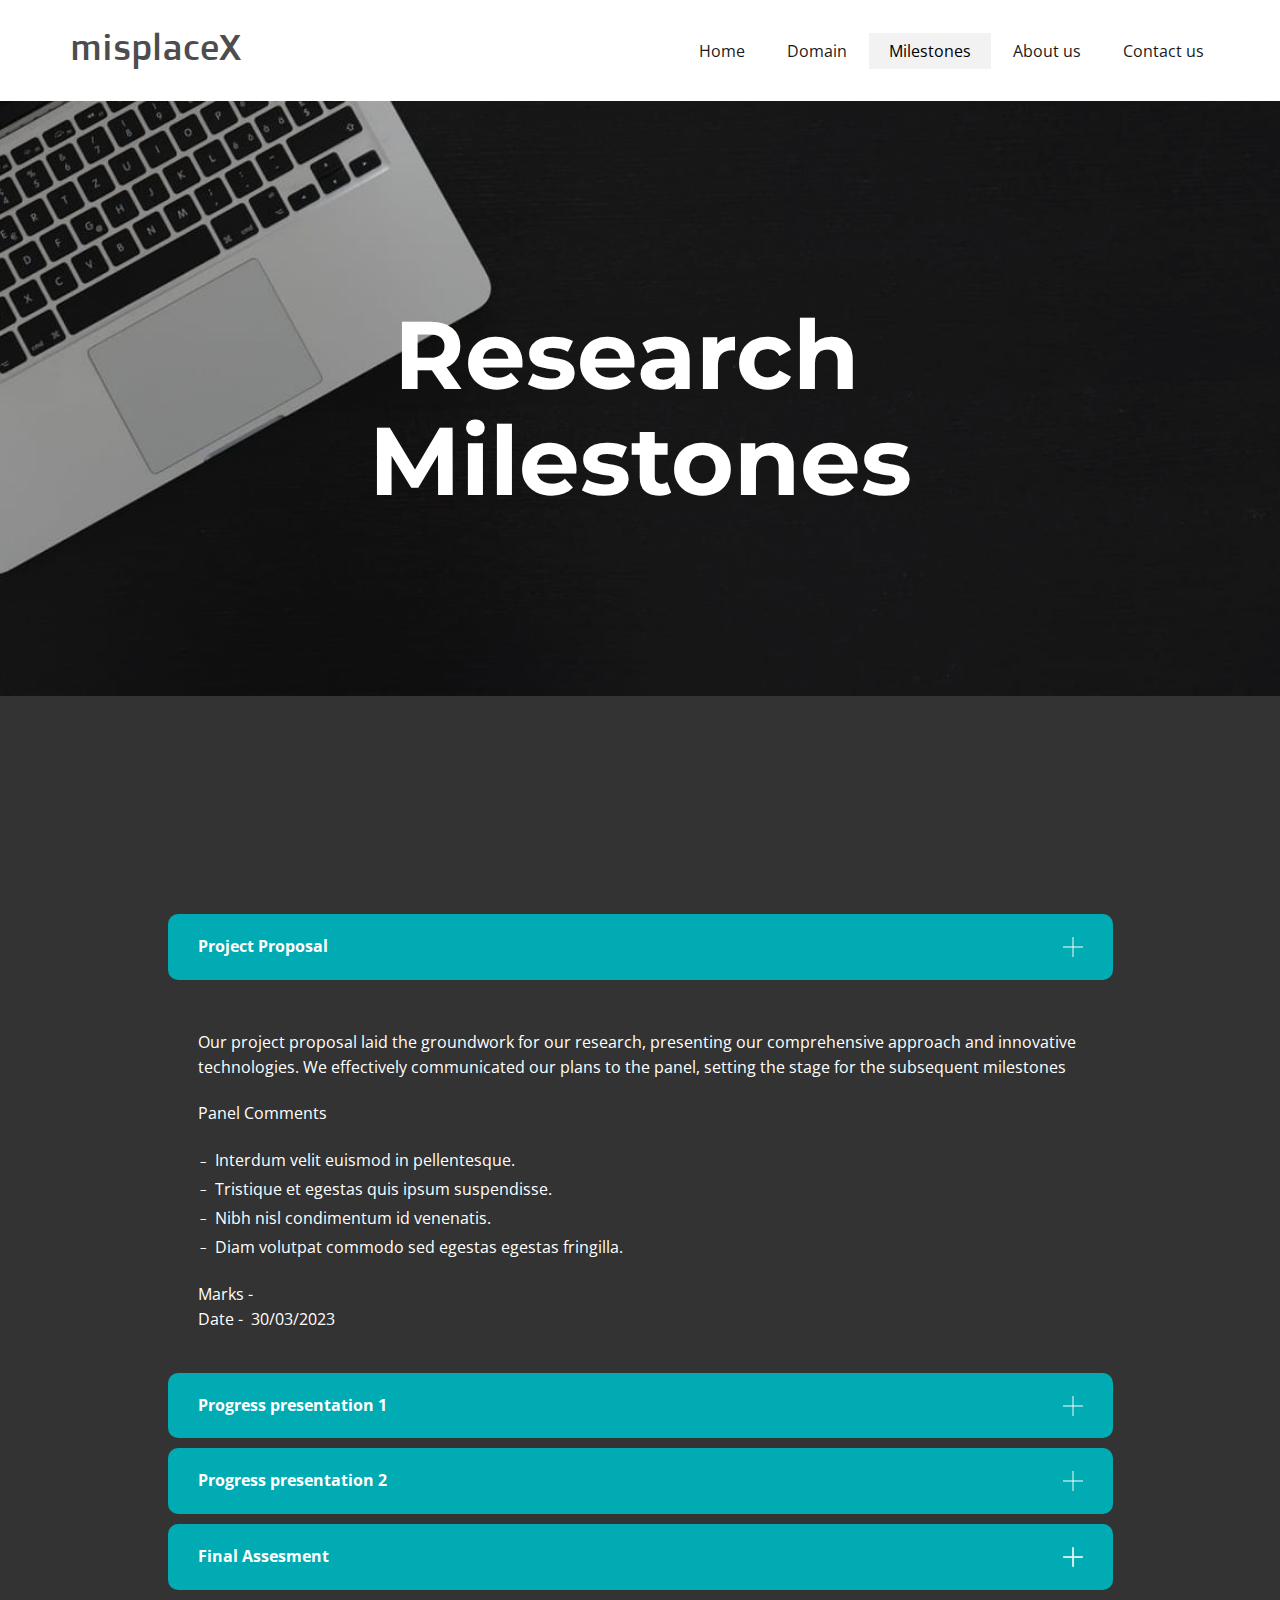
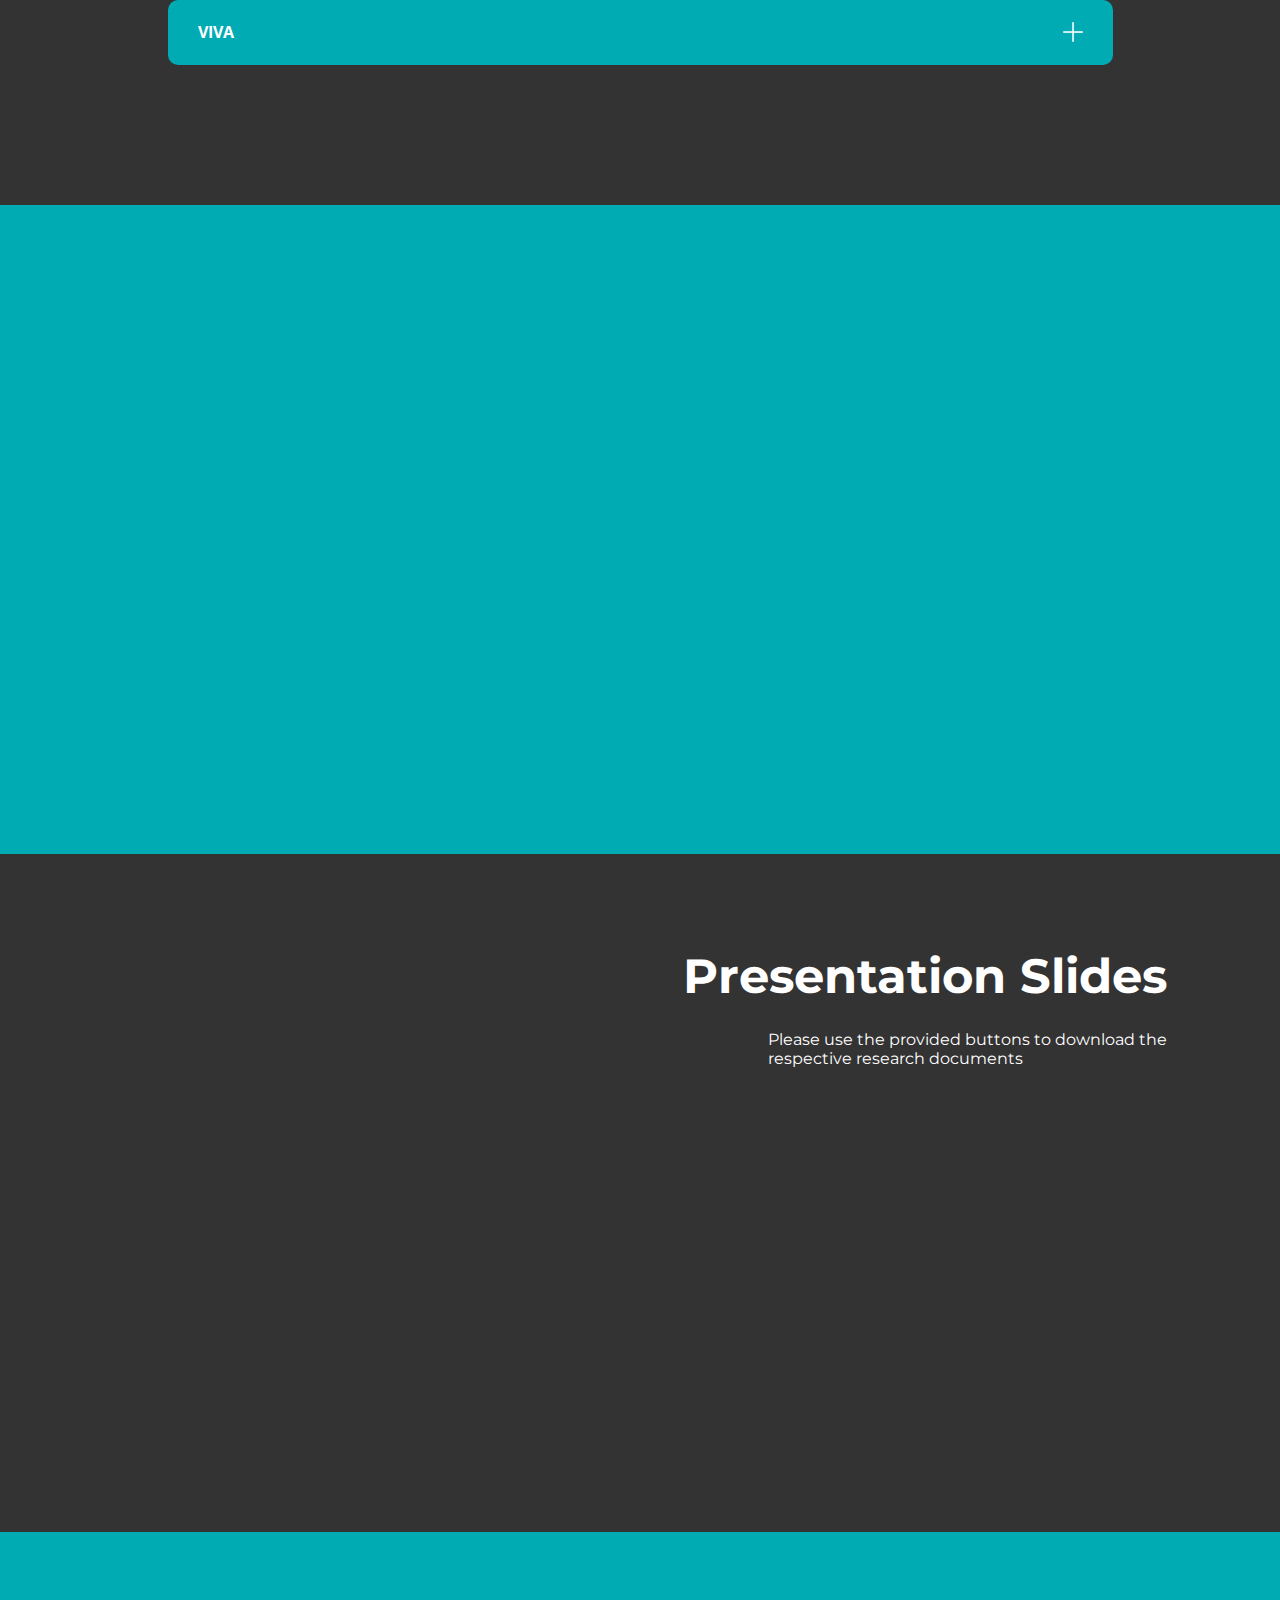
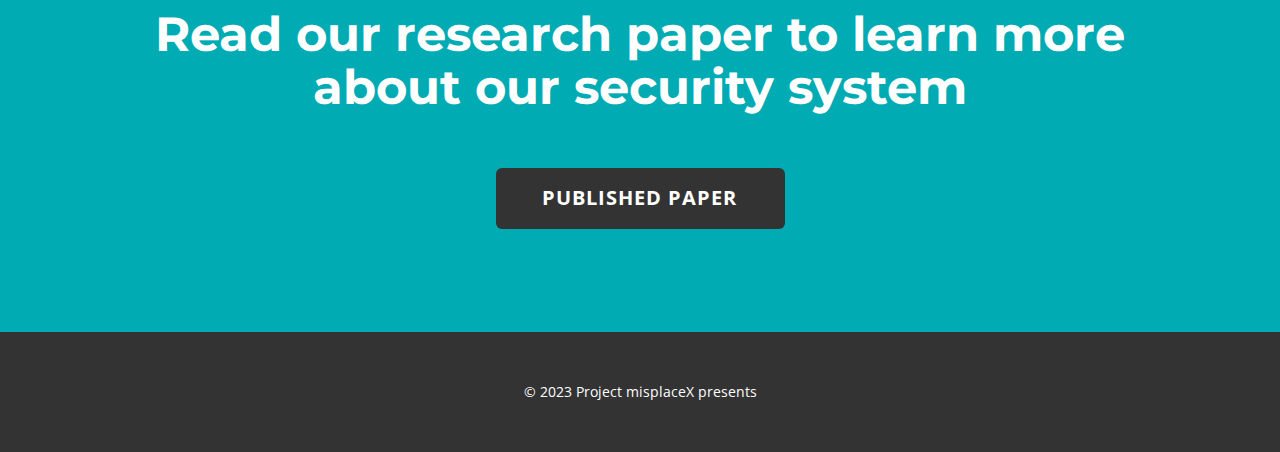
<file: Milestones.html>
<!DOCTYPE html>
<html style="font-size: 16px;" lang="en"><head>
    <meta name="viewport" content="width=device-width, initial-scale=1.0">
    <meta charset="utf-8">
	<link rel="apple-touch-icon" sizes="76x76" href="images/mX.png">
	<link rel="icon" type="image/png" sizes="96x96" href="images/mX.png">
    <meta name="keywords" content="Business, ​We&amp;apos;re ready to share our advice and experience, ​Branding Agency, ​​Corporate Employee Training &amp;amp; Development Programs, Meet The Team
Our Professionals, ​Submit Your Resume, Contact Us">
    <meta name="description" content="">
    <title>Milestones</title>
    <link rel="stylesheet" href="nicepage.css" media="screen">
<link rel="stylesheet" href="Milestones.css" media="screen">
    <script class="u-script" type="text/javascript" src="jquery-1.9.1.min.js" defer=""></script>
    <script class="u-script" type="text/javascript" src="nicepage.js" defer=""></script>
    <meta name="generator" content="Nicepage 5.21.8, nicepage.com">
    <link id="u-theme-google-font" rel="stylesheet" href="https://fonts.googleapis.com/css?family=Roboto:100,100i,300,300i,400,400i,500,500i,700,700i,900,900i|Open+Sans:300,300i,400,400i,500,500i,600,600i,700,700i,800,800i">
    <link id="u-page-google-font" rel="stylesheet" href="https://fonts.googleapis.com/css?family=Montserrat:100,100i,200,200i,300,300i,400,400i,500,500i,600,600i,700,700i,800,800i,900,900i|Doppio+One:400">
    
    
    
    
    
    
    
    <script type="application/ld+json">{
		"@context": "http://schema.org",
		"@type": "Organization",
		"name": ""
}</script>
    <meta name="theme-color" content="#0abbfb">
    <meta property="og:title" content="Milestones">
    <meta property="og:type" content="website">
  <meta data-intl-tel-input-cdn-path="intlTelInput/"></head>
  <body data-path-to-root="./" data-include-products="false" class="u-body u-xl-mode" data-lang="en"><header class="u-clearfix u-header u-header" id="sec-26ab"><div class="u-clearfix u-sheet u-sheet-1">
        <p class="u-custom-font u-text u-text-grey-70 u-text-1">misplaceX</p>
        <nav class="u-align-left u-menu u-menu-one-level u-offcanvas u-menu-1">
          <div class="menu-collapse">
            <a class="u-button-style u-custom-active-color u-custom-color u-custom-hover-color u-custom-text-active-color u-nav-link" href="#">
              <svg class="u-svg-link" preserveAspectRatio="xMidYMin slice" viewBox="0 0 302 302" style=""><use xlink:href="#svg-0b31"></use></svg>
              <svg xmlns="http://www.w3.org/2000/svg" xmlns:xlink="http://www.w3.org/1999/xlink" version="1.1" id="svg-0b31" x="0px" y="0px" viewBox="0 0 302 302" style="enable-background:new 0 0 302 302;" xml:space="preserve" class="u-svg-content"><g><rect y="36" width="302" height="30"></rect><rect y="236" width="302" height="30"></rect><rect y="136" width="302" height="30"></rect>
</g><g></g><g></g><g></g><g></g><g></g><g></g><g></g><g></g><g></g><g></g><g></g><g></g><g></g><g></g><g></g></svg>
            </a>
          </div>
          <div class="u-custom-menu u-nav-container">
            <ul class="u-nav u-spacing-2 u-unstyled u-nav-1"><li class="u-nav-item"><a class="u-active-grey-5 u-border-active-palette-1-base u-border-hover-palette-1-base u-border-no-left u-border-no-right u-border-no-top u-button-style u-hover-grey-5 u-nav-link u-text-active-black u-text-grey-90 u-text-hover-grey-90" href="./" style="padding: 10px 20px;">Home</a>
</li><li class="u-nav-item"><a class="u-active-grey-5 u-border-active-palette-1-base u-border-hover-palette-1-base u-border-no-left u-border-no-right u-border-no-top u-button-style u-hover-grey-5 u-nav-link u-text-active-black u-text-grey-90 u-text-hover-grey-90" href="./Domain" style="padding: 10px 20px;">Domain</a>
</li><li class="u-nav-item"><a class="u-active-grey-5 u-border-active-palette-1-base u-border-hover-palette-1-base u-border-no-left u-border-no-right u-border-no-top u-button-style u-hover-grey-5 u-nav-link u-text-active-black u-text-grey-90 u-text-hover-grey-90" href="./Milestones" style="padding: 10px 20px;">Milestones</a>
</li><li class="u-nav-item"><a class="u-active-grey-5 u-border-active-palette-1-base u-border-hover-palette-1-base u-border-no-left u-border-no-right u-border-no-top u-button-style u-hover-grey-5 u-nav-link u-text-active-black u-text-grey-90 u-text-hover-grey-90" href="./About-us" style="padding: 10px 20px;">About us</a>
</li><li class="u-nav-item"><a class="u-active-grey-5 u-border-active-palette-1-base u-border-hover-palette-1-base u-border-no-left u-border-no-right u-border-no-top u-button-style u-hover-grey-5 u-nav-link u-text-active-black u-text-grey-90 u-text-hover-grey-90" href="./Contact" style="padding: 10px 20px;">Contact us</a>
</li></ul>
          </div>
          <div class="u-custom-menu u-nav-container-collapse">
            <div class="u-align-center u-black u-container-style u-inner-container-layout u-opacity u-opacity-95 u-sidenav">
              <div class="u-inner-container-layout u-sidenav-overflow">
                <div class="u-menu-close"></div>
                <ul class="u-align-center u-nav u-popupmenu-items u-unstyled u-nav-2"><li class="u-nav-item"><a class="u-button-style u-nav-link" href="./">Home</a>
</li><li class="u-nav-item"><a class="u-button-style u-nav-link" href="./Domain">Domain</a>
</li><li class="u-nav-item"><a class="u-button-style u-nav-link" href="./Milestones">Milestones</a>
</li><li class="u-nav-item"><a class="u-button-style u-nav-link" href="./About-us">About us</a>
</li><li class="u-nav-item"><a class="u-button-style u-nav-link" href="./Contact">Contact us</a>
</li></ul>
              </div>
            </div>
            <div class="u-black u-menu-overlay u-opacity u-opacity-70"></div>
          </div>
        </nav>
      </div></header>
    <section class="u-align-center u-clearfix u-image u-shading u-section-1" id="carousel_fcc2" data-image-width="1618" data-image-height="1080">
      <div class="u-clearfix u-sheet u-valign-middle-lg u-valign-middle-md u-valign-middle-sm u-sheet-1">
        <h1 class="u-text u-text-1" data-animation-name="customAnimationIn" data-animation-duration="1000">Research&nbsp;<br>Milestones
        </h1>
      </div>
    </section>
    <section class="u-align-center u-clearfix u-grey-80 u-section-2" id="sec-4e82">
      <div class="u-clearfix u-sheet u-sheet-1">
        <h3 class="u-align-left u-text u-text-1" data-animation-name="customAnimationIn" data-animation-duration="1000"> Our research has progressed through five key milestones, each of which has contributed to the development of our innovative system for enhancing office security</h3>
        <div class="u-accordion u-spacing-10 u-accordion-1">
          <div class="u-accordion-item">
            <a class="active u-accordion-link u-active-custom-color-2 u-button-style u-custom-color-2 u-hover-custom-color-2 u-radius-10 u-text-active-white u-text-body-alt-color u-text-hover-white u-accordion-link-1" id="link-accordion-0781" aria-controls="accordion-0781" aria-selected="true">
              <span class="u-accordion-link-text">Project Proposal</span><span class="u-accordion-link-icon u-icon u-text-white u-icon-1"><svg class="u-svg-link" preserveAspectRatio="xMidYMin slice" viewBox="0 0 42 42" style=""><use xlink:href="#svg-3644"></use></svg><svg xmlns="http://www.w3.org/2000/svg" xmlns:xlink="http://www.w3.org/1999/xlink" version="1.1" xml:space="preserve" class="u-svg-content" viewBox="0 0 42 42" x="0px" y="0px" id="svg-3644" style="enable-background:new 0 0 42 42;"><polygon points="42,20 22,20 22,0 20,0 20,20 0,20 0,22 20,22 20,42 22,42 22,22 42,22 "></polygon></svg></span>
            </a>
            <div class="u-accordion-active u-accordion-pane u-container-style u-grey-80 u-accordion-pane-1" id="accordion-0781" aria-labelledby="link-accordion-0781">
              <div class="u-container-layout u-container-layout-1">
                <p class="u-text u-text-2"> Our project proposal laid the groundwork for our research, presenting our comprehensive approach and innovative technologies. We effectively communicated our plans to the panel, setting the stage for the subsequent milestones</p>
                <p class="u-text u-text-3">Panel Comments</p>
                <ul class="u-custom-list u-text u-text-4">
                  <li>
                    <div class="u-list-icon">
                      <div xmlns="http://www.w3.org/2000/svg" xmlns:xlink="http://www.w3.org/1999/xlink" version="1.1" xml:space="preserve" class="u-svg-content">–</div>
                    </div>Interdum velit euismod in pellentesque. 
                  </li>
                  <li>
                    <div class="u-list-icon">
                      <div xmlns="http://www.w3.org/2000/svg" xmlns:xlink="http://www.w3.org/1999/xlink" version="1.1" xml:space="preserve" class="u-svg-content">–</div>
                    </div>Tristique et egestas quis ipsum suspendisse. 
                  </li>
                  <li>
                    <div class="u-list-icon">
                      <div xmlns="http://www.w3.org/2000/svg" xmlns:xlink="http://www.w3.org/1999/xlink" version="1.1" xml:space="preserve" class="u-svg-content">–</div>
                    </div>Nibh nisl condimentum id venenatis. 
                  </li>
                  <li>
                    <div class="u-list-icon">
                      <div xmlns="http://www.w3.org/2000/svg" xmlns:xlink="http://www.w3.org/1999/xlink" version="1.1" xml:space="preserve" class="u-svg-content">–</div>
                    </div>Diam volutpat commodo sed egestas egestas fringilla. 
                  </li>
                </ul>
                <p class="u-text u-text-5">Marks -<br>Date -&nbsp; 30/03/2023
                </p>
              </div>
            </div>
          </div>
          <div class="u-accordion-item">
            <a class="u-accordion-link u-active-custom-color-2 u-button-style u-custom-color-2 u-hover-custom-color-2 u-radius-10 u-text-active-white u-text-body-alt-color u-text-hover-white u-accordion-link-2" id="link-accordion-4c47" aria-controls="accordion-4c47" aria-selected="false">
              <span class="u-accordion-link-text"> Progress presentation 1</span><span class="u-accordion-link-icon u-icon u-text-white u-icon-2"><svg class="u-svg-link" preserveAspectRatio="xMidYMin slice" viewBox="0 0 42 42" style=""><use xlink:href="#svg-9d52"></use></svg><svg xmlns="http://www.w3.org/2000/svg" xmlns:xlink="http://www.w3.org/1999/xlink" version="1.1" xml:space="preserve" class="u-svg-content" viewBox="0 0 42 42" x="0px" y="0px" id="svg-9d52" style="enable-background:new 0 0 42 42;"><polygon points="42,20 22,20 22,0 20,0 20,20 0,20 0,22 20,22 20,42 22,42 22,22 42,22 "></polygon></svg></span>
            </a>
            <div class="u-accordion-pane u-container-style u-grey-80 u-accordion-pane-2" id="accordion-4c47" aria-labelledby="link-accordion-4c47">
              <div class="u-container-layout u-container-layout-2">
                <p class="u-text u-text-6"> Our project proposal laid the groundwork for our research, presenting our comprehensive approach and innovative technologies. We effectively communicated our plans to the panel, setting the stage for the subsequent milestones</p>
                <p class="u-text u-text-7">Panel Comments</p>
                <ul class="u-custom-list u-text u-text-8">
                  <li>
                    <div class="u-list-icon">
                      <div xmlns="http://www.w3.org/2000/svg" xmlns:xlink="http://www.w3.org/1999/xlink" version="1.1" xml:space="preserve" class="u-svg-content">–</div>
                    </div>Interdum velit euismod in pellentesque. 
                  </li>
                  <li>
                    <div class="u-list-icon">
                      <div xmlns="http://www.w3.org/2000/svg" xmlns:xlink="http://www.w3.org/1999/xlink" version="1.1" xml:space="preserve" class="u-svg-content">–</div>
                    </div>Tristique et egestas quis ipsum suspendisse. 
                  </li>
                  <li>
                    <div class="u-list-icon">
                      <div xmlns="http://www.w3.org/2000/svg" xmlns:xlink="http://www.w3.org/1999/xlink" version="1.1" xml:space="preserve" class="u-svg-content">–</div>
                    </div>Nibh nisl condimentum id venenatis. 
                  </li>
                  <li>
                    <div class="u-list-icon">
                      <div xmlns="http://www.w3.org/2000/svg" xmlns:xlink="http://www.w3.org/1999/xlink" version="1.1" xml:space="preserve" class="u-svg-content">–</div>
                    </div>Diam volutpat commodo sed egestas egestas fringilla. 
                  </li>
                </ul>
                <p class="u-text u-text-9">Marks -<br>Date - 24/05/2023
                </p>
              </div>
            </div>
          </div>
          <div class="u-accordion-item">
            <a class="u-accordion-link u-active-custom-color-2 u-button-style u-custom-color-2 u-hover-custom-color-2 u-radius-10 u-text-active-white u-text-body-alt-color u-text-hover-white u-accordion-link-3" id="link-accordion-a910" aria-controls="accordion-a910" aria-selected="false">
              <span class="u-accordion-link-text">Progress presentation 2</span><span class="u-accordion-link-icon u-icon u-text-white u-icon-3"><svg class="u-svg-link" preserveAspectRatio="xMidYMin slice" viewBox="0 0 42 42" style=""><use xlink:href="#svg-a2e5"></use></svg><svg xmlns="http://www.w3.org/2000/svg" xmlns:xlink="http://www.w3.org/1999/xlink" version="1.1" xml:space="preserve" class="u-svg-content" viewBox="0 0 42 42" x="0px" y="0px" id="svg-a2e5" style="enable-background:new 0 0 42 42;"><polygon points="42,20 22,20 22,0 20,0 20,20 0,20 0,22 20,22 20,42 22,42 22,22 42,22 "></polygon></svg></span>
            </a>
            <div class="u-accordion-pane u-container-style u-grey-80 u-accordion-pane-3" id="accordion-a910" aria-labelledby="link-accordion-a910">
              <div class="u-container-layout u-container-layout-3">
                <p class="u-text u-text-10"> Our project proposal laid the groundwork for our research, presenting our comprehensive approach and innovative technologies. We effectively communicated our plans to the panel, setting the stage for the subsequent milestones</p>
                <p class="u-text u-text-11">Panel Comments</p>
                <ul class="u-custom-list u-text u-text-12">
                  <li>
                    <div class="u-list-icon">
                      <div xmlns="http://www.w3.org/2000/svg" xmlns:xlink="http://www.w3.org/1999/xlink" version="1.1" xml:space="preserve" class="u-svg-content">–</div>
                    </div>Interdum velit euismod in pellentesque. 
                  </li>
                  <li>
                    <div class="u-list-icon">
                      <div xmlns="http://www.w3.org/2000/svg" xmlns:xlink="http://www.w3.org/1999/xlink" version="1.1" xml:space="preserve" class="u-svg-content">–</div>
                    </div>Tristique et egestas quis ipsum suspendisse. 
                  </li>
                  <li>
                    <div class="u-list-icon">
                      <div xmlns="http://www.w3.org/2000/svg" xmlns:xlink="http://www.w3.org/1999/xlink" version="1.1" xml:space="preserve" class="u-svg-content">–</div>
                    </div>Nibh nisl condimentum id venenatis. 
                  </li>
                  <li>
                    <div class="u-list-icon">
                      <div xmlns="http://www.w3.org/2000/svg" xmlns:xlink="http://www.w3.org/1999/xlink" version="1.1" xml:space="preserve" class="u-svg-content">–</div>
                    </div>Diam volutpat commodo sed egestas egestas fringilla. 
                  </li>
                </ul>
                <p class="u-text u-text-13">Marks -<br>Date - 06/09/2023
                </p>
              </div>
            </div>
          </div>
          <div class="u-accordion-item">
            <a class="u-accordion-link u-active-custom-color-2 u-button-style u-custom-color-2 u-hover-custom-color-2 u-radius-10 u-text-active-white u-text-body-alt-color u-text-hover-white u-accordion-link-4" id="link-4b5c" aria-controls="4b5c" aria-selected="false">
              <span class="u-accordion-link-text">Final Assesment</span><span class="u-accordion-link-icon u-file-icon u-icon u-text-white u-icon-4"><img src="images/748113-e17ba714.png" alt=""></span>
            </a>
            <div class="u-accordion-pane u-container-style u-grey-80 u-accordion-pane-4" id="4b5c" aria-labelledby="link-4b5c">
              <div class="u-container-layout u-container-layout-4">
                <p class="u-text u-text-14"> Our project proposal laid the groundwork for our research, presenting our comprehensive approach and innovative technologies. We effectively communicated our plans to the panel, setting the stage for the subsequent milestones</p>
                <p class="u-text u-text-15">Panel Comments</p>
                <ul class="u-custom-list u-text u-text-16">
                  <li>
                    <div class="u-list-icon">
                      <div xmlns="http://www.w3.org/2000/svg" xmlns:xlink="http://www.w3.org/1999/xlink" version="1.1" xml:space="preserve" class="u-svg-content">–</div>
                    </div>Interdum velit euismod in pellentesque. 
                  </li>
                  <li>
                    <div class="u-list-icon">
                      <div xmlns="http://www.w3.org/2000/svg" xmlns:xlink="http://www.w3.org/1999/xlink" version="1.1" xml:space="preserve" class="u-svg-content">–</div>
                    </div>Tristique et egestas quis ipsum suspendisse. 
                  </li>
                  <li>
                    <div class="u-list-icon">
                      <div xmlns="http://www.w3.org/2000/svg" xmlns:xlink="http://www.w3.org/1999/xlink" version="1.1" xml:space="preserve" class="u-svg-content">–</div>
                    </div>Nibh nisl condimentum id venenatis. 
                  </li>
                  <li>
                    <div class="u-list-icon">
                      <div xmlns="http://www.w3.org/2000/svg" xmlns:xlink="http://www.w3.org/1999/xlink" version="1.1" xml:space="preserve" class="u-svg-content">–</div>
                    </div>Diam volutpat commodo sed egestas egestas fringilla. 
                  </li>
                </ul>
                <p class="u-text u-text-17">Marks -<br>Date - 30/10/2023
                </p>
              </div>
            </div>
          </div>
          <div class="u-accordion-item">
            <a class="u-accordion-link u-active-custom-color-2 u-button-style u-custom-color-2 u-hover-custom-color-2 u-radius-10 u-text-active-white u-text-body-alt-color u-text-hover-white u-accordion-link-5" id="link-4426" aria-controls="4426" aria-selected="false">
              <span class="u-accordion-link-text">VIVA</span><span class="u-accordion-link-icon u-file-icon u-icon u-text-white u-icon-5"><img src="images/748113-e17ba714.png" alt=""></span>
            </a>
            <div class="u-accordion-pane u-container-style u-grey-80 u-accordion-pane-5" id="4426" aria-labelledby="link-4426">
              <div class="u-container-layout u-container-layout-5">
                <p class="u-text u-text-18"> Our project proposal laid the groundwork for our research, presenting our comprehensive approach and innovative technologies. We effectively communicated our plans to the panel, setting the stage for the subsequent milestones</p>
                <p class="u-text u-text-19">Panel Comments</p>
                <ul class="u-custom-list u-text u-text-20">
                  <li>
                    <div class="u-list-icon">
                      <div xmlns="http://www.w3.org/2000/svg" xmlns:xlink="http://www.w3.org/1999/xlink" version="1.1" xml:space="preserve" class="u-svg-content">–</div>
                    </div>Interdum velit euismod in pellentesque. 
                  </li>
                  <li>
                    <div class="u-list-icon">
                      <div xmlns="http://www.w3.org/2000/svg" xmlns:xlink="http://www.w3.org/1999/xlink" version="1.1" xml:space="preserve" class="u-svg-content">–</div>
                    </div>Tristique et egestas quis ipsum suspendisse. 
                  </li>
                  <li>
                    <div class="u-list-icon">
                      <div xmlns="http://www.w3.org/2000/svg" xmlns:xlink="http://www.w3.org/1999/xlink" version="1.1" xml:space="preserve" class="u-svg-content">–</div>
                    </div>Nibh nisl condimentum id venenatis. 
                  </li>
                  <li>
                    <div class="u-list-icon">
                      <div xmlns="http://www.w3.org/2000/svg" xmlns:xlink="http://www.w3.org/1999/xlink" version="1.1" xml:space="preserve" class="u-svg-content">–</div>
                    </div>Diam volutpat commodo sed egestas egestas fringilla. 
                  </li>
                </ul>
                <p class="u-text u-text-21">Marks -<br>Date -&nbsp;30/10/2023
                </p>
              </div>
            </div>
          </div>
        </div>
        <div class="u-custom-color-2 u-shape u-shape-circle u-shape-1" data-animation-name="customAnimationIn" data-animation-duration="1000" data-animation-delay="0"></div>
      </div>
    </section>
    <section class="u-align-center u-clearfix u-custom-color-2 u-section-3" id="carousel_9c15">
      <div class="u-clearfix u-sheet u-sheet-1">
        <div class="custom-expanded u-align-left u-container-style u-group u-shape-rectangle u-group-1" data-animation-name="customAnimationIn" data-animation-duration="2000">
          <div class="u-container-layout">
            <h2 class="u-custom-font u-font-montserrat u-text u-text-1">Research Documents</h2>
            <p class="u-text u-text-2"> Please use the provided buttons to download the respective research documents</p>
          </div>
        </div>
        <div class="u-shape u-shape-svg u-text-grey-80 u-shape-1" data-animation-name="customAnimationIn" data-animation-duration="1000" data-animation-delay="0">
          <svg class="u-svg-link" preserveAspectRatio="none" viewBox="0 0 160 160" style=""><use xlink:href="#svg-9ff4"></use></svg>
          <svg class="u-svg-content" viewBox="0 0 160 160" x="0px" y="0px" id="svg-9ff4" style="enable-background:new 0 0 160 160;"><path d="M80,30c27.6,0,50,22.4,50,50s-22.4,50-50,50s-50-22.4-50-50S52.4,30,80,30 M80,0C35.8,0,0,35.8,0,80s35.8,80,80,80
	s80-35.8,80-80S124.2,0,80,0L80,0z"></path></svg>
        </div>
        <div class="u-container-style u-group u-shape-rectangle u-group-2" data-animation-name="customAnimationIn" data-animation-duration="1000">
          <div class="u-container-layout">
            <a href="files/IT4010-TAF-Revised_final-1.zip" class="u-active-white u-align-center u-border-none u-btn u-btn-round u-button-style u-custom-item u-file-link u-grey-80 u-hover-white u-radius-6 u-text-active-grey-80 u-text-body-alt-color u-text-hover-grey-80 u-btn-1">PROJECT CHARTER</a>
            <a href="files/Proposalreports.zip" class="u-active-white u-align-center u-border-none u-btn u-btn-round u-button-style u-custom-item u-file-link u-grey-80 u-hover-white u-radius-6 u-text-active-grey-80 u-text-body-alt-color u-text-hover-grey-80 u-btn-2">PROPOSAL DOCUMENT<br>
            </a>
            <a href="files/statusdocuments.zip" class="u-active-white u-align-center u-border-none u-btn u-btn-round u-button-style u-custom-item u-file-link u-grey-80 u-hover-white u-radius-6 u-text-active-grey-80 u-text-body-alt-color u-text-hover-grey-80 u-btn-3">STATUS DOCUMENT</a>
            <a href="files/Finalreports.zip" class="u-active-white u-align-center u-border-none u-btn u-btn-round u-button-style u-custom-item u-file-link u-grey-80 u-hover-white u-radius-6 u-text-active-grey-80 u-text-body-alt-color u-text-hover-grey-80 u-btn-4">fINAL DOCUMENT</a>
          </div>
        </div>
      </div>
    </section>
    <section class="u-align-left u-clearfix u-grey-80 u-section-4" id="carousel_7f03">
      <div class="u-clearfix u-sheet u-valign-middle-xl u-valign-top-xs u-sheet-1">
        <div class="data-layout-selected u-clearfix u-expanded-width u-layout-wrap u-layout-wrap-1">
          <div class="u-layout">
            <div class="u-layout-row">
              <div class="u-align-left u-container-align-center-sm u-container-style u-layout-cell u-size-30 u-layout-cell-1">
                <div class="u-container-layout u-container-layout-1">
                  <div class="u-absolute-hcenter-xs u-container-style u-expanded u-group u-shape-rectangle u-group-1" data-animation-name="customAnimationIn" data-animation-duration="1000">
                    <div class="u-container-layout">
                      <a href="files/projectproposal2023-347.zip" class="u-active-white u-align-center u-border-none u-btn u-btn-round u-button-style u-custom-color-2 u-custom-item u-file-link u-hover-white u-radius-6 u-text-active-grey-80 u-text-body-alt-color u-text-hover-grey-80 u-btn-1">PROPOSAL PRESENTATION</a>
                      <a href="files/PP1presentation-2.zip" class="u-active-white u-align-center u-border-none u-btn u-btn-round u-button-style u-custom-color-2 u-custom-item u-file-link u-hover-white u-radius-6 u-text-active-grey-80 u-text-body-alt-color u-text-hover-grey-80 u-btn-2">PROGRESS PRESENTATION 1</a>
                      <a href="files/PP2presentation-1.zip" class="u-active-white u-align-center u-border-none u-btn u-btn-round u-button-style u-custom-color-2 u-custom-item u-file-link u-hover-white u-radius-6 u-text-active-grey-80 u-text-body-alt-color u-text-hover-grey-80 u-btn-3">PROGRESS PRESENTATION 2</a>
                      <a href="https://github.com/Shehan-Anuradha/misplaceX/blob/main/TAF_TMP-23-345.pdf" class="u-active-white u-align-center u-border-none u-btn u-btn-round u-button-style u-custom-color-2 u-custom-item u-hover-white u-radius-6 u-text-active-grey-80 u-text-body-alt-color u-text-hover-grey-80 u-btn-4">FINAL PRESENTATION</a>
                    </div>
                  </div>
                </div>
              </div>
              <div class="u-container-style u-layout-cell u-size-30 u-layout-cell-2">
                <div class="u-container-layout u-container-layout-3">
                  <h2 class="u-align-right-xs u-custom-font u-font-montserrat u-text u-text-1">Presentation Slides</h2>
                  <h5 class="u-align-right-xs u-text u-text-2"> Please use the provided buttons to download the respective research documents</h5>
                  <div class="u-clearfix u-group-elements u-group-elements-1" data-animation-name="customAnimationIn" data-animation-duration="1000">
                    <div class="u-custom-color-2 u-expanded u-shape u-shape-circle u-shape-1"></div>
                    <img class="u-image u-image-contain u-image-default u-preserve-proportions u-image-1" src="images/letter-m__1_-removebg-preview.png" alt="" data-image-width="500" data-image-height="500">
                  </div>
                </div>
              </div>
            </div>
          </div>
        </div>
      </div>
    </section>
    <section class="u-clearfix u-custom-color-2 u-section-5" id="sec-41f6">
      <div class="u-clearfix u-sheet u-sheet-1">
        <h2 class="u-align-center u-custom-font u-font-montserrat u-text u-text-1"> Read our research paper to learn more about our security system</h2>
        <a href="https://irjiet.com/Volume-7/Issue-11-November-2023/MisplaceX-A-System-for-IT-Device-Detection-and-Monitoring-System-in-Office-Environments/1945" class="u-active-white u-align-center u-border-none u-btn u-btn-round u-button-style u-custom-item u-grey-80 u-hover-white u-radius-6 u-text-active-grey-80 u-text-body-alt-color u-text-hover-grey-80 u-btn-1">Published paper</a>
      </div>
    </section>
    
    
    
    <footer class="u-align-center u-clearfix u-footer u-grey-80 u-footer" id="sec-29e7"><div class="u-clearfix u-sheet u-sheet-1">
        <p class="u-small-text u-text u-text-variant u-text-1"> ©&nbsp;2023 Project misplaceX presents</p>
      </div></footer>
    
  
</body></html>
</file>
